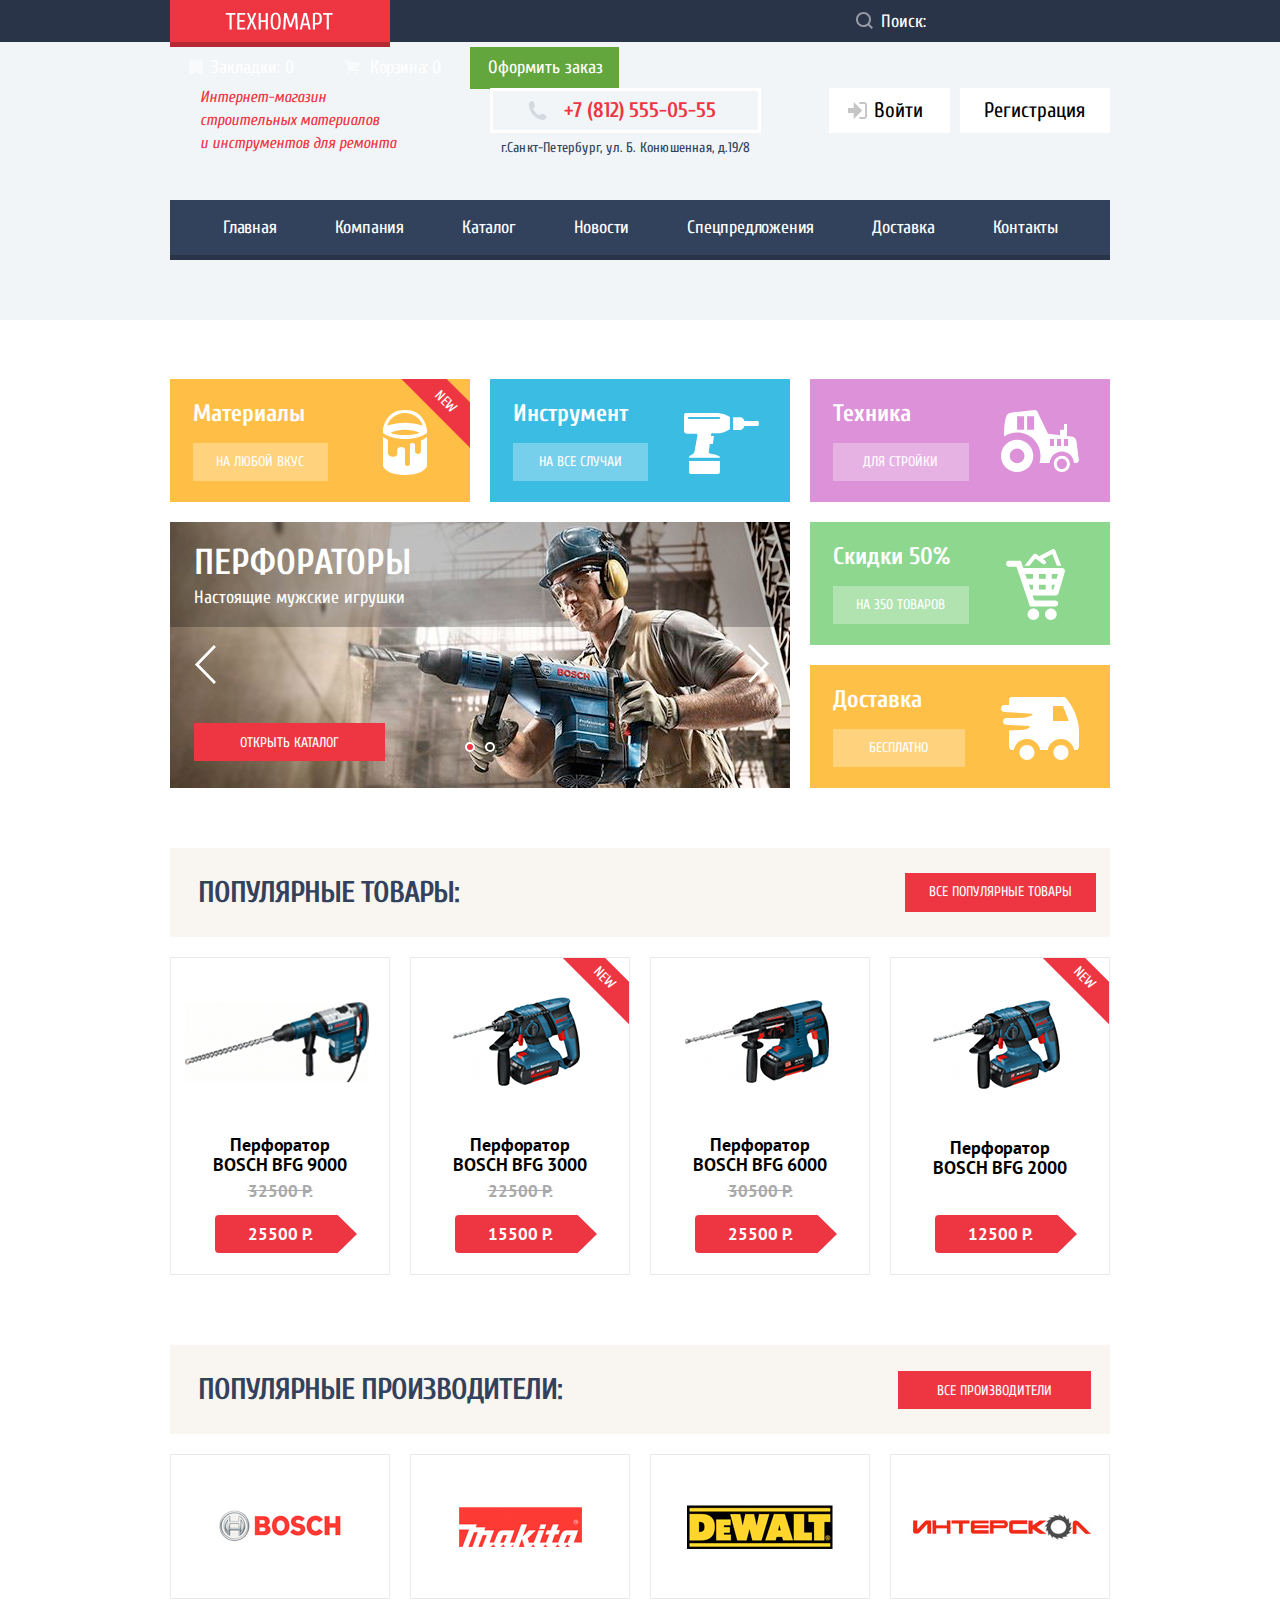
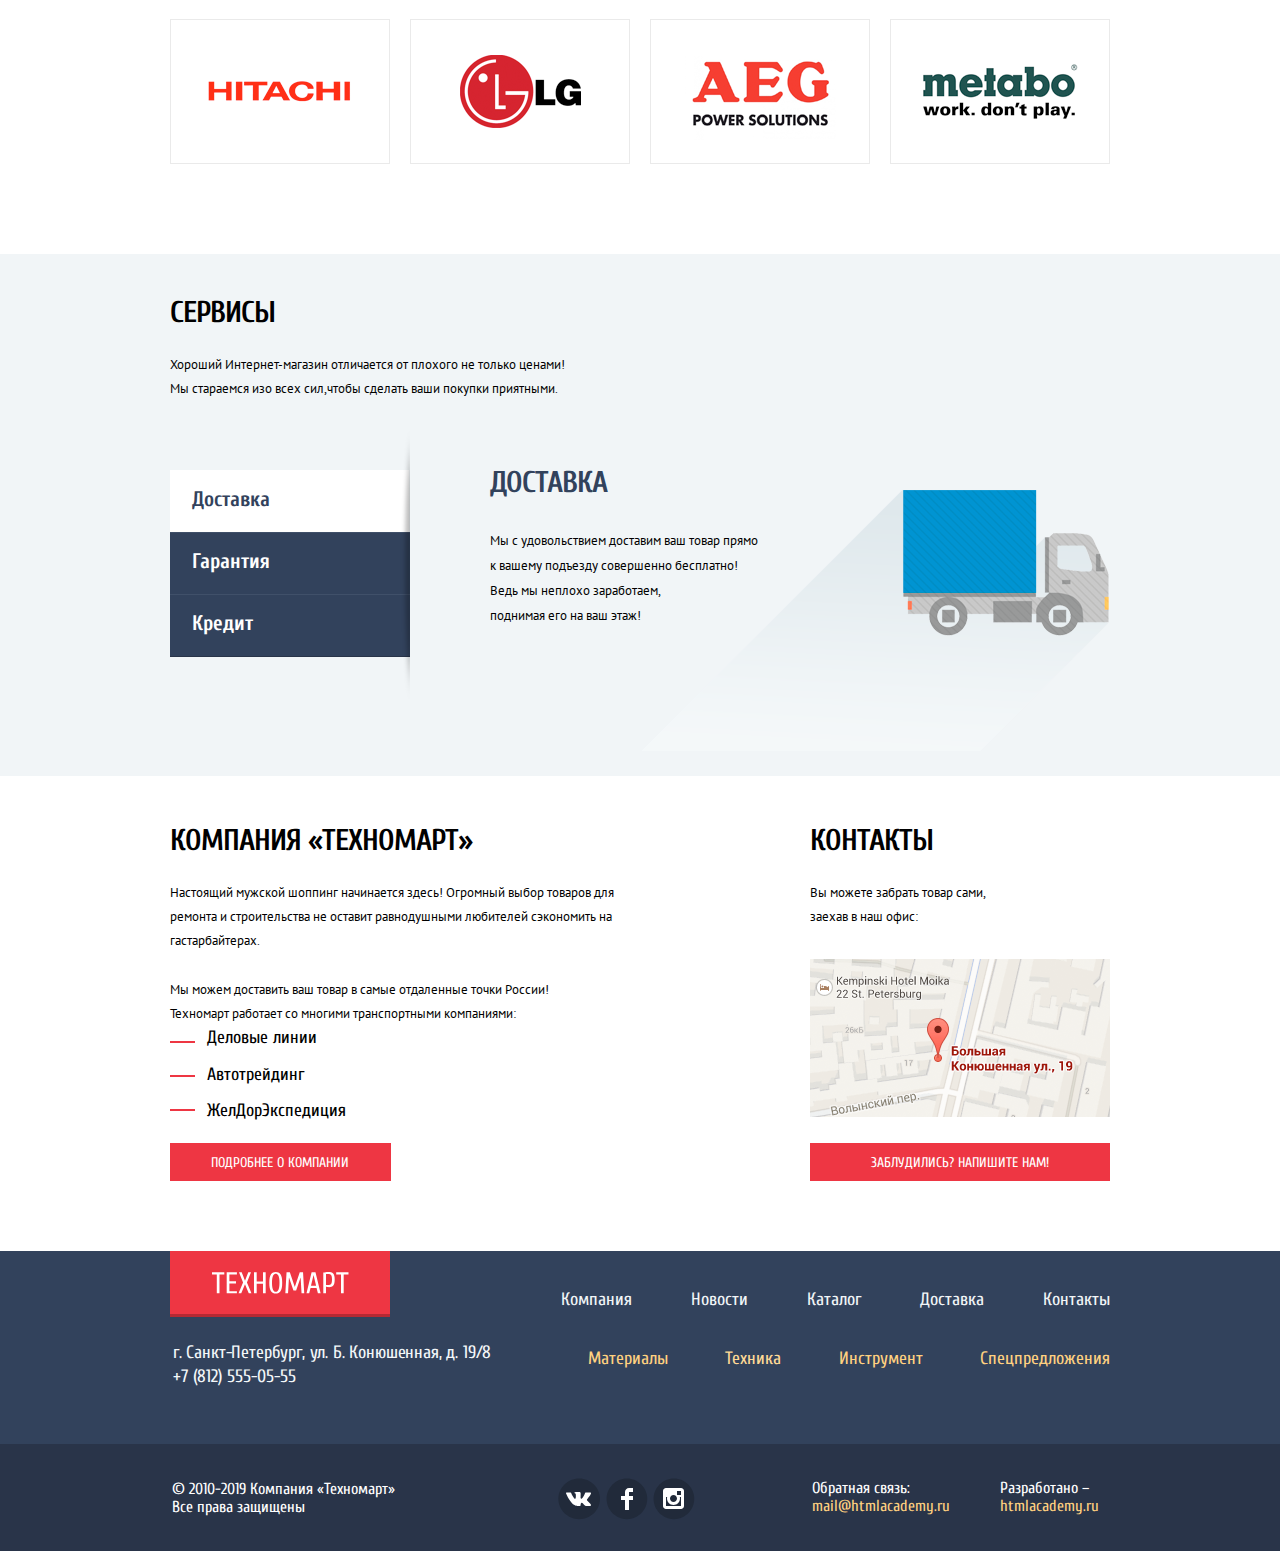
<file: index.html>
<!DOCTYPE html>
  <html class="page" lang="ru">
    <head>
      <meta charset="utf-8">
      <title>Техномарт</title>
      <link rel="stylesheet" href="https://fonts.googleapis.com/css2?family=Cuprum:ital,wght@0,400;0,700;1,400;1,700&family=PT+Sans:wght@400;700&display=swap">
      <link rel="stylesheet" href="css/normalize.css">
      <link rel="stylesheet" href="css/styles.min.css">
    </head>
    <body class="page-body">
      <header class="main-header">
        <div class="main-header-bar">
          <div class="main-header-shopping logged-out container">
            <a class="main-header-logo">
              <img src="img/header-logo.svg" width="108" height="18" alt="Логотип Техномарт">
            </a>
            <form action="https://echo.htmlacademy.ru/" method="post">
              <label for="main-search-field" class="visually-hidden">Поле ввода ключевых слов для поиска</label>
              <div class="main-header-search-field">
                <svg width="17" height="17" viewBox="0 0 17 17" fill="none" xmlns="http://www.w3.org/2000/svg">
                  <path fill-rule="evenodd" clip-rule="evenodd" d="M13.458 12.044L17 15.586L15.586 17L12.044 13.458C10.782 14.421 9.21 15 7.5 15C3.35786 15 0 11.6421 0 7.5C0 3.35786 3.35786 0 7.5 0C11.6421 0 15 3.35786 15 7.5C15.0001 9.14309 14.4581 10.7403 13.458 12.044ZM7.5 2C4.467 2 2 4.467 2 7.5C2.00331 10.5362 4.4638 12.9967 7.5 13C10.532 13 13 10.532 13 7.5C13 4.467 10.532 2 7.5 2Z" fill="white"/>
                </svg>
                <input class="main-search-field-input" type="search" id="main-search-field" name="main-search-field" placeholder="Поиск:">
              </div>
            </form>
            <div class="main-header-option-container">
              <a class="main-header-bookmarks" href="">Закладки: 0</a>
              <a class="main-header-cart" href="">Корзина: 0</a>
              <a class="main-header-order" href="">Оформить заказ</a>
            </div>
          </div>
        </div>

      <div class="container">
        <div class="main-header-info-block">
          <div class="main-header-info-block-annotation">
           <p>Интернет-магазин строительных материалов и&nbsp;инструментов для ремонта</p>
          </div>

          <div class="main-header-info-block-contacts-logged-out">
              <a class="main-header-phone" href="tel:+7812555055">+7 (812) 555-05-55</a>
              <p class="main-header-address">г.Санкт-Петербург, ул. Б. Конюшенная, д.19/8</p>
          </div>

          <div class="main-header-info-block-buttons">
            <a class="login-link" href="">
              <svg aria-hidden="true" focusable="false" width="20" height="17" viewBox="0 0 20 17" fill="none" xmlns="http://www.w3.org/2000/svg">
                <path d="M14.1667 8.5L5.71429 0V6H0V11H5.71429V17L14.1667 8.5Z" fill="#C5C5C5"/>
                <path d="M16.1771 15.01H11.3895V17H16.1771C18.2514 17 19.0381 15.19 19.0619 13.974V3.028C19.0381 1.811 18.2514 0 16.1771 0H11.3895V1.99H16.1771C16.9762 1.99 17.1219 2.671 17.1391 3.047V13.951C17.1229 14.327 16.9762 15.01 16.1771 15.01Z" fill="#C5C5C5"/>
              </svg>
              Войти
            </a>
            <a class="registration-link" href="">Регистрация</a>
          </div>
        </div>

        <nav class="main-navigation">
          <ul class="main-navigation-list">
            <li class="main-navigation-item"><a href="">Главная</a></li>
            <li class="main-navigation-item"><a href="">Компания</a></li>
            <li class="main-navigation-item"><a href="catalog.html">Каталог</a></li>
            <li class="main-navigation-item"><a href="">Новости</a></li>
            <li class="main-navigation-item"><a href="">Спецпредложения</a></li>
            <li class="main-navigation-item"><a href="">Доставка</a></li>
            <li class="main-navigation-item"><a href="">Контакты</a></li>

          </ul>
        </nav>
      </div>
      </header>
      <main class="main-page main-wrapper">
        <div class="container">
          <h1 class="visually-hidden">Техномарт</h1>
          <section class="main-promo">
            <ul class="main-promo-block">
              <li class="promo-block-item promo-block-materials">
                <h3>Материалы</h3>
                <a href="">На любой вкус</a>
              </li>
              <li class="promo-block-item promo-block-tools">
                <h3>Инструмент</h3>
                <a href="" >На все случаи</a>
              </li>
              <li class="promo-block-item promo-block-tech">
                <h3>Техника</h3>
                <a href="">Для стройки</a>
              </li>
              <li class="promo-block-item promo-block-sales">
                <h3>Скидки 50%</h3>
                <a href="">На 350 товаров</a>
              </li>
              <li class="promo-block-item promo-block-delivery">
                <h3>Доставка</h3>
                <a href="">Бесплатно</a>
              </li>
              <li class="promo-block-carousel">
                <ul class="carousel-inner-list">
                  <li class="carousel perf current-slide">
                    <h3>перфораторы</h3>
                    <p>Настоящие мужские игрушки</p>
                    <a class="button" href="catalog.html">Открыть каталог</a>
                  </li>
                  <li class="carousel drill">
                    <h3>дрели</h3>
                    <p>Cоседям на радость!</p>
                    <a class="button" href="catalog.html">Открыть каталог</a>
                  </li>
                </ul>
                <button type="button" aria-label="Пролистнуть слайдер назад" class="carousel-button move-left-button"></button>
                <button type="button" aria-label="Пролистнуть слайдер вперед" class="carousel-button move-right-button"></button>
                <div class="carousel-control">
                  <button type="button" aria-label="Переключить на первый слайдер" class="first-slide current"></button>
                  <button type="button" aria-label="Переключить на второй слайдер" class="second-slide"></button>
                </div>
              </li>
            </ul>
          </section>
          <section class="main-popular-goods">
            <div class="main-popular-goods-container">
              <h2>Популярные товары:</h2>
              <a href="" class="button">Все популярные товары</a>
            </div>
            <ul class="popular-goods-list logged-out">
              <li class="popular-goods-item" tabindex="0">
                <div class="goods-item-image-container">
                  <img src="img/perf-bosch-bfg9000.png" width="184" height="164" alt="Изображение перфоратора BOSCH BFG 9000">
                </div>
                <div class="goods-item-hidden-buttons">
                  <a class="goods-buy-button" aria-label="Добавить Перфоратор BOSCH BFG 9000 в корзину">купить</a>
                  <a class="goods-bookmark-button" aria-label="Добавить Перфоратор BOSCH BFG 9000 в закладки">в закладки</a>
                </div>
                <h3><a class="goods-item-name" href="">Перфоратор BOSCH BFG 9000</a></h3>
                <p class="popular-goods-item-old-price">32500 Р</p>
                <p class="popular-goods-item-new-price">25500 Р</p>
              </li>
              <li class="popular-goods-item new-marker" tabindex="0">
                <div class="goods-item-image-container">
                  <img src="img/perf-bosch-bfg3000.png" width="127" height="112" alt="Изображение перфоратора BOSCH BFG 3000">
                </div>
                <div class="goods-item-hidden-buttons">
                  <a class="goods-buy-button" aria-label="Добавить Перфоратор BOSCH BFG 3000 в корзину">купить</a>
                  <a class="goods-bookmark-button" aria-label="Добавить Перфоратор BOSCH BFG 3000 в закладки">в закладки</a>
                </div>
                <h3><a class="goods-item-name" href="">Перфоратор BOSCH BFG 3000</a></h3>
                <p class="popular-goods-item-old-price">22500 Р</p>
                <p class="popular-goods-item-new-price">15500 Р</p>
              </li>
              <li class="popular-goods-item" tabindex="0">
                <div class="goods-item-image-container">
                  <img src="img/perf-bosch-bfg6000.png" width="144" height="128" alt="Изображение перфоратора BOSCH BFG 6000">
                </div>
                <div class="goods-item-hidden-buttons">
                  <a class="goods-buy-button" aria-label="Добавить Перфоратор BOSCH BFG 6000 в корзину">купить</a>
                  <a class="goods-bookmark-button" aria-label="Добавить Перфоратор BOSCH BFG 6000 в закладки">в закладки</a>
                </div>
                <h3><a class="goods-item-name" href="">Перфоратор BOSCH BFG 6000</a></h3>
                <p class="popular-goods-item-old-price">30500 Р</p>
                <p class="popular-goods-item-new-price">25500 Р</p>
              </li>
              <li class="popular-goods-item new-marker" tabindex="0">
                <div class="goods-item-image-container">
                  <img src="img/perf-bosch-bfg2000.png" width="127" height="112" alt="Изображение перфоратора BOSCH BFG 2000">
                </div>
                <div class="goods-item-hidden-buttons">
                  <a class="goods-buy-button" aria-label="Добавить Перфоратор BOSCH BFG 2000 в корзину">купить</a>
                  <a class="goods-bookmark-button" aria-label="Добавить Перфоратор BOSCH BFG 2000 в закладки">в закладки</a>
                </div>
                <h3><a class="goods-item-name" href="">Перфоратор BOSCH BFG 2000</a></h3>
                <p class="popular-goods-item-new-price">12500 Р</p>
              </li>
            </ul>
          </section>
          <section class="main-popular-manufacturer">
            <div class="main-popular-manufacturer-container">
              <h2>Популярные производители:</h2>
              <a class="button" href="">Все производители</a>
            </div>
            <ul class="popular-manufacturer-list">
              <li class="popular-manufacturer-item">
                <a class="manufacturer-link" href="">
                  <img src="img/bosch.png" width="126" height="37" alt="Логотип BOSCH">
                </a>
              </li>
              <li class="popular-manufacturer-item">
                <a class="manufacturer-link" href="">
                  <img src="img/makita.png" width="123" height="40" alt="Логотип Makita">
                </a>
              </li>
              <li class="popular-manufacturer-item">
                <a class="manufacturer-link" href="">
                  <img src="img/dewalt.png" width="146" height="44" alt="Логотип DeWALT">
                </a>
              </li>
              <li class="popular-manufacturer-item">
                <a class="manufacturer-link" href="">
                  <img src="img/interscol.png" width="200" height="76" alt="Логотип Интерскол">
                </a>
              </li>
              <li class="popular-manufacturer-item">
                <a class="manufacturer-link" href="">
                  <img src="img/hitachi.png" width="169" height="31" alt="Логотип Hitachi">
                </a>
              </li>
              <li class="popular-manufacturer-item">
                <a class="manufacturer-link" href="">
                  <img src="img/lg.png" width="121" height="73" alt="Логотип LG">
                </a>
              </li>
              <li class="popular-manufacturer-item">
                <a class="manufacturer-link" href="">
                  <img src="img/aeg.png" width="151" height="96" alt="Логотип AEG">
                </a>
              </li>
              <li class="popular-manufacturer-item">
                <a class="manufacturer-link" href="">
                  <img src="img/metabo.png" width="204" height="69" alt="Логотип Metabo">
                </a>
              </li>
            </ul>
          </section>
        </div>
        <section class="main-services">
          <div class="container">
            <div class="main-services-container">
              <h2>Сервисы</h2>
              <p>Хороший Интернет-магазин отличается от плохого не только ценами!</p>
              <p>Мы стараемся изо всех сил,чтобы сделать ваши покупки приятными.</p>
            </div>
            <div class="service-list-description-wrapper">
              <ul class="services-list">
                <li class="services-list-item selected-service">
                  <button class="delivery-link">Доставка</button>
                </li>
                <li class="services-list-item">
                  <button class="guarantee-link">Гарантия</button>
                </li>
                <li class="services-list-item">
                  <button class="credit-link">Кредит</button>
                </li>
              </ul>
              <div class="service-description delivery current-slide">
                <h3>Доставка</h3>
                <div class="description-container">
                  <p>
                    Мы с удовольствием доставим ваш товар прямо к&nbsp;вашему подъезду совершенно бесплатно!
                    Ведь&nbsp;мы&nbsp;неплохо заработаем, поднимая&nbsp;его&nbsp;на&nbsp;ваш&nbsp;этаж!
                  </p>
                </div>
              </div>
              <div class="service-description guarantee">
                <h3>Гарантия</h3>
                <div class="description-container">
                  <p>
                    Если купленный у нас товар поломается или заискрит, а&nbsp;также в случае пожара, спровоцированного его возгоранием,  вы всегда можете быть уверены в нашей гарантии. Мы обменяем сгоревший товар на новый. Дом&nbsp;уж восстановите как-нибудь сами.
                  </p>
                </div>
              </div>
              <div class="service-description credit">
                <h3>Кредит</h3>
                <div class="description-container">
                  <p>Залезть в долговую яму стало проще! Кредитные&nbsp;консультанты придут вам на помощь.</p>
                  <a class="button credit-button">отправить заявку</a>
                </div>
              </div>
            </div>
          </div>
        </section>
        <div class="about-us-and-contacts-container container">
          <section class="main-about-us">
            <h2>Компания «Техномарт»</h2>
            <div class="about-us-text-container">
              <p>
                Настоящий мужской шоппинг начинается здесь! Огромный выбор товаров для ремонта и строительства
                не оставит равнодушными любителей сэкономить на гастарбайтерах.
              </p>
              <p>
                Мы можем доставить ваш товар в самые отдаленные точки России! Техномарт&nbsp;работает со многими
                транспортными компаниями:
              </p>
            </div>
            <ul class="delivery-companies-list">
              <li class="delivery-company-item">
                <p>Деловые линии</p>
              </li>
              <li class="delivery-company-item">
                <p>Автотрейдинг</p>
              </li>
              <li class="delivery-company-item">
                <p>ЖелДорЭкспедиция</p>
              </li>
            </ul>
            <a class="button" href="#">Подробнее о компании</a>
          </section>
          <section class="contacts">
            <h2>Контакты</h2>
            <p>Вы можете забрать товар сами, заехав в наш офис:</p>
            <a class="map-button" href="https://goo.gl/maps/vic1PyCEXSrVnjLM7">
              <img src="img/map.png" width="300" height="158" alt="Карта указывающая на месторасположение офиса по адресу ул. Большая Конюшенная, д.19">
            </a>
            <a class="button" href="writeus.html">
              Заблудились?&nbsp;Напишите&nbsp;нам!
            </a>
          </section>
        </div>
      </main>

      <footer class="page-footer">
        <div class="main-footer-first-wrapper container">
          <div class="main-footer-contacts">
            <a class="main-footer-logo" href="">
              <img src="img/footer-logo.svg" width="138" height="23" alt="Логотип Техномарт">
            </a>
            <div class="main-footer-contacts-container">
              <p>г. Санкт-Петербург, ул. Б. Конюшенная,&nbsp;д. 19/8 <a class="contacts-phone" href="tel:+7812555055">+7 (812) 555-05-55</a></p>
            </div>
          </div>
          <div class="main-footer-navigation">
            <ul class="footer-navigation-list">
              <li class="footer-navigation-item">
                <a href="">Компания</a>
              </li>
              <li class="footer-navigation-item">
                <a href="">Новости</a>
              </li>
              <li class="footer-navigation-item">
                <a href="catalog.html">Каталог</a>
              </li>
              <li class="footer-navigation-item">
                <a href="">Доставка</a>
              </li>
              <li class="footer-navigation-item">
                <a href="">Контакты</a>
              </li>
            </ul>
            <ul class="footer-goods-categories-list">
              <li class="footer-goods-category-item">
                <a href="">Материалы</a>
              </li>
              <li class="footer-goods-category-item">
                <a class="footer-tech-link" href="">Техника</a>
              </li>
              <li class="footer-goods-category-item">
                <a href="">Инструмент</a>
              </li>
              <li class="footer-goods-category-item">
                <a href="">Спецпредложения</a>
              </li>
            </ul>
          </div>
        </div>
        <div class="main-footer">
          <div class="main-footer-second-wrapper container">
            <div class="main-footer-copyright">
              <p>&copy; 2010-2019 Компания «Техномарт» Все&nbsp;права&nbsp;защищены</p>
            </div>
            <div class="main-footer-social">
              <ul class="social-list">
                <li class="social-list-item">
                  <a class="soc-vk" href="">
                    <svg role="img" aria-label="Логотип ВКонтакте" width="42" height="42" viewBox="0 0 42 42" fill="none" xmlns="http://www.w3.org/2000/svg">
                      <path fill-rule="evenodd" clip-rule="evenodd" d="M21.1627 0.4839C32.6533 0.4839 41.9683 9.58728 41.9683 20.8169C41.9683 32.0461 32.6533 41.1494 21.1627 41.1494C9.67211 41.1494 0.357136 32.0461 0.357136 20.8169C0.357136 9.58728 9.67211 0.4839 21.1627 0.4839Z" fill="#212A3A"/>
                      <path d="M23.5403 24.7281C24.4609 24.4384 25.6396 26.6406 26.8943 27.4834C27.8361 28.1219 28.5573 27.9841 28.5573 27.9841L31.9017 27.9372C31.9017 27.9372 33.6495 27.8322 32.8233 26.4803C32.7549 26.3678 32.3389 25.4781 30.334 23.6472C28.2376 21.7319 28.5217 22.0422 31.0456 18.7309C32.5835 16.7125 33.1988 15.4797 33.0062 14.9547C32.8213 14.4494 31.6918 14.5806 31.6918 14.5806L27.9237 14.6059C27.5568 14.6069 27.2458 14.7175 27.1042 15.0887C27.1013 15.0925 26.5062 16.6506 25.7127 17.9753C24.0362 20.7775 23.367 20.9266 23.0896 20.7512C22.4531 20.3453 22.6139 19.1228 22.6139 18.2537C22.6139 15.5378 23.0299 14.4053 21.7993 14.1128C21.3881 14.0153 21.0876 13.9516 20.039 13.9422C18.6985 13.9225 17.5603 13.9422 16.9151 14.2506C16.4866 14.4597 16.1582 14.9181 16.3576 14.9444C16.6079 14.9772 17.1693 15.0944 17.4698 15.4937C17.8559 16.0112 17.8444 17.1709 17.8444 17.1709C17.8444 17.1709 18.0649 20.3687 17.3244 20.7653C16.8159 21.0372 16.1207 20.4822 14.6252 17.9378C13.8616 16.6366 13.2847 15.1984 13.2847 15.1984C13.2847 15.1984 13.173 14.9312 12.9708 14.785C12.7301 14.6116 12.393 14.5562 12.393 14.5562L8.81659 14.5787C8.81659 14.5787 8.27926 14.5937 8.08185 14.8244C7.90659 15.0287 8.06741 15.4506 8.06741 15.4506C8.06741 15.4506 10.8687 21.9016 14.0407 25.1509C16.9488 28.1341 20.2537 27.9362 20.2537 27.9362H21.7511C21.7511 27.9362 22.2027 27.8856 22.4339 27.6437C22.6496 27.4187 22.6399 26.9959 22.6399 26.9959C22.6399 26.9959 22.6101 25.0187 23.5403 24.7281Z" fill="white"/>
                    </svg>
                  </a>
                </li>
                <li class="social-list-item">
                  <a class="soc-fb" href="">
                    <svg role="img" aria-label="Логотип ВКонтакте" width="42" height="42" viewBox="0 0 42 42" fill="none" xmlns="http://www.w3.org/2000/svg">
                      <path fill-rule="evenodd" clip-rule="evenodd" d="M20.8938 0.4839C32.1232 0.4839 41.2265 9.58728 41.2265 20.8169C41.2265 32.0461 32.1232 41.1494 20.8938 41.1494C9.66428 41.1494 0.561076 32.0461 0.561076 20.8169C0.561076 9.58728 9.66428 0.4839 20.8938 0.4839Z" fill="#212A3A"/>
                      <path d="M27 14V10H23C20.7909 10 19 11.7909 19 14V18H15V22H19V32H23V22H27V18H23V14H27Z" fill="white"/>
                    </svg>
                  </a>
                </li>
                <li class="social-list-item">
                  <a class="soc-inst" href="">
                    <svg role="img" aria-label="Логотип ВКонтакте" width="42" height="42" viewBox="0 0 42 42" fill="none" xmlns="http://www.w3.org/2000/svg">
                      <path fill-rule="evenodd" clip-rule="evenodd" d="M20.8938 0.4839C32.1233 0.4839 41.2265 9.58728 41.2265 20.8169C41.2265 32.0461 32.1233 41.1494 20.8938 41.1494C9.66432 41.1494 0.56112 32.0461 0.56112 20.8169C0.56112 9.58728 9.66432 0.4839 20.8938 0.4839Z" fill="#212A3A"/>
                      <path fill-rule="evenodd" clip-rule="evenodd" d="M13 10H28C29.65 10 31 11.35 31 13V28C31 29.65 29.65 31 28 31H13C11.35 31 10 29.65 10 28V13C10 11.35 11.35 10 13 10ZM24 20.5C24 18.57 22.43 17 20.5 17C18.57 17 17 18.57 17 20.5C17 22.43 18.57 24 20.5 24C22.43 24 24 22.43 24 20.5ZM13 28V19H14.181C14.0626 19.4913 14.0019 19.9947 14 20.5C14 24.0899 16.9101 27 20.5 27C24.0899 27 27 24.0899 27 20.5C26.9986 19.9946 26.9379 19.4912 26.819 19H28V28H13ZM24 17H28V13H24V17Z" fill="white"/>
                    </svg>
                  </a>
                </li>
              </ul>
            </div>
            <div class="main-footer-feedback">
              <p>Обратная связь:<br><a class="footer-feedback-mail" href="mailto:mail@htmlacademy.ru">mail@htmlacademy.ru</a></p>
              <p>Разработано &ndash;<br><a class="footer-devs-site" href="https://htmlacademy.ru/intensive/htmlcss">htmlacademy.ru</a></p>
            </div>
          </div>
        </div>
      </footer>

      <section class="modal modal-map">
        <h2 class="visually-hidden">Месторасположение нашего офиса</h2>
        <iframe src="https://www.google.com/maps/embed?pb=!1m18!1m12!1m3!1d1998.5989424123984!2d30.320894616100702!3d59.93879686904791!2m3!1f0!2f0!3f0!3m2!1i1024!2i768!4f13.1!3m3!1m2!1s0x4696310fca5ba729%3A0xea9c53d4493c879f!2z0JHQvtC70YzRiNCw0Y8g0JrQvtC90Y7RiNC10L3QvdCw0Y8g0YPQuy4sIDE5LCDQodCw0L3QutGCLdCf0LXRgtC10YDQsdGD0YDQsywgMTkxMTg2!5e0!3m2!1sru!2sru!4v1603785082053!5m2!1sru!2sru" width="943" height="442" style="border:0;" allowfullscreen aria-hidden="false" tabindex="0" title="Офис компании по адресу г. Санкт-Петербург, ул. Большая Конюшенная 19/8"></iframe>
        <button type="button" class="close-modal" aria-label="Закрыть карту"></button>
      </section>

      <section class="modal modal-contact-us">
        <h2 class="visually-hidden">Обратная связь</h2>
        <div class="modal-container">
          <form class="modal-form" action="https://echo.htmlacademy.ru/" method="post">
            <label class="first-form-label" for="modal-contact-us-user-name">Ваше имя:</label>
            <input class="first-form-input" type="text" id="modal-contact-us-user-name" name="name" placeholder="Имя Фамилия">
            <label class="second-form-label" for="modal-contact-us-user-email">Ваш e-mail:</label>
            <input class="second-form-input" type="email" id="modal-contact-us-user-email" name="email" placeholder="email@example.com" >
            <label class="third-form-label" for="modal-contact-us-letter-text">Текст письма:</label>
            <textarea class="third-form-input" id="modal-contact-us-letter-text" name="text" placeholder="В свободной форме" ></textarea>
            <div class="modal-background">
              <button type="submit" class="modal-button modal-button-send">отправить</button>
            </div>
          </form>
        </div>
        <button type="button" class="close-modal" aria-label="Закрыть окно с отправкой сообщения"></button>
      </section>

      <script src="js/main.script.min.js"></script>
    </body>
  </html>
</file>
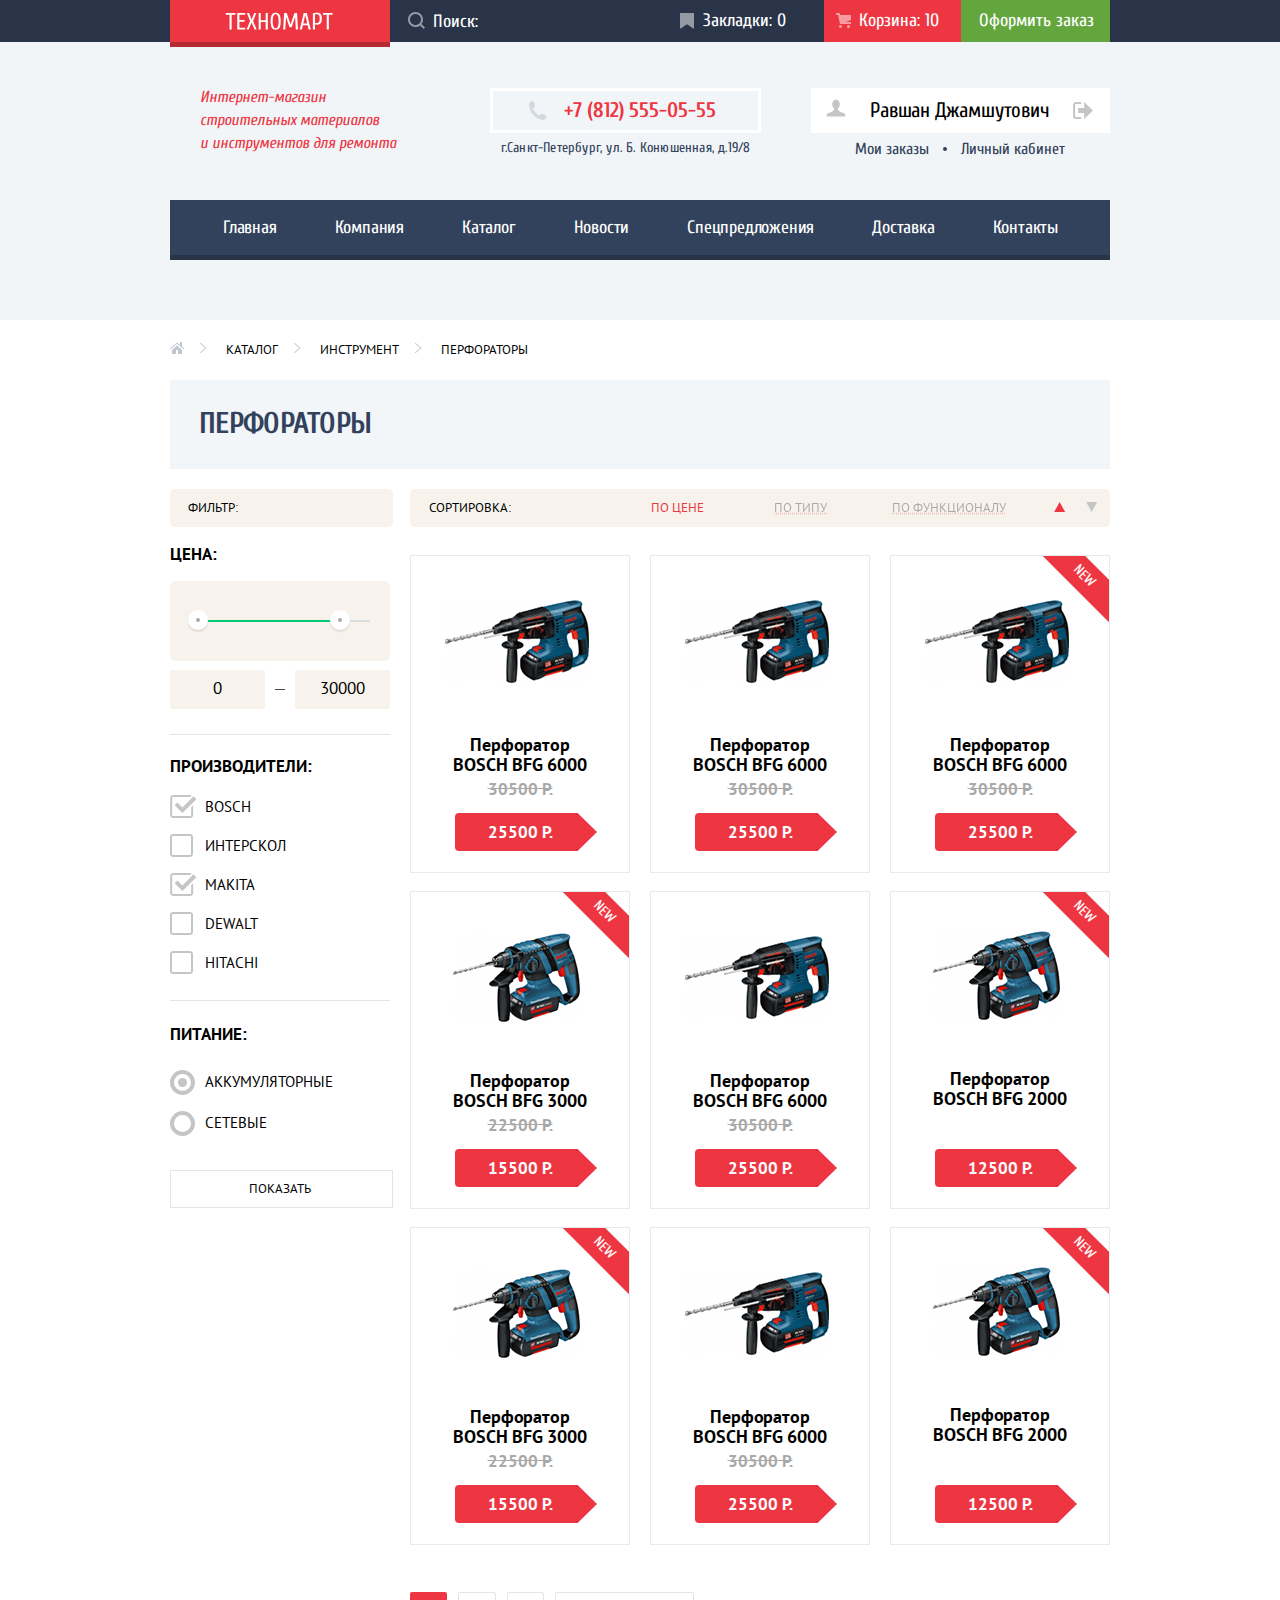
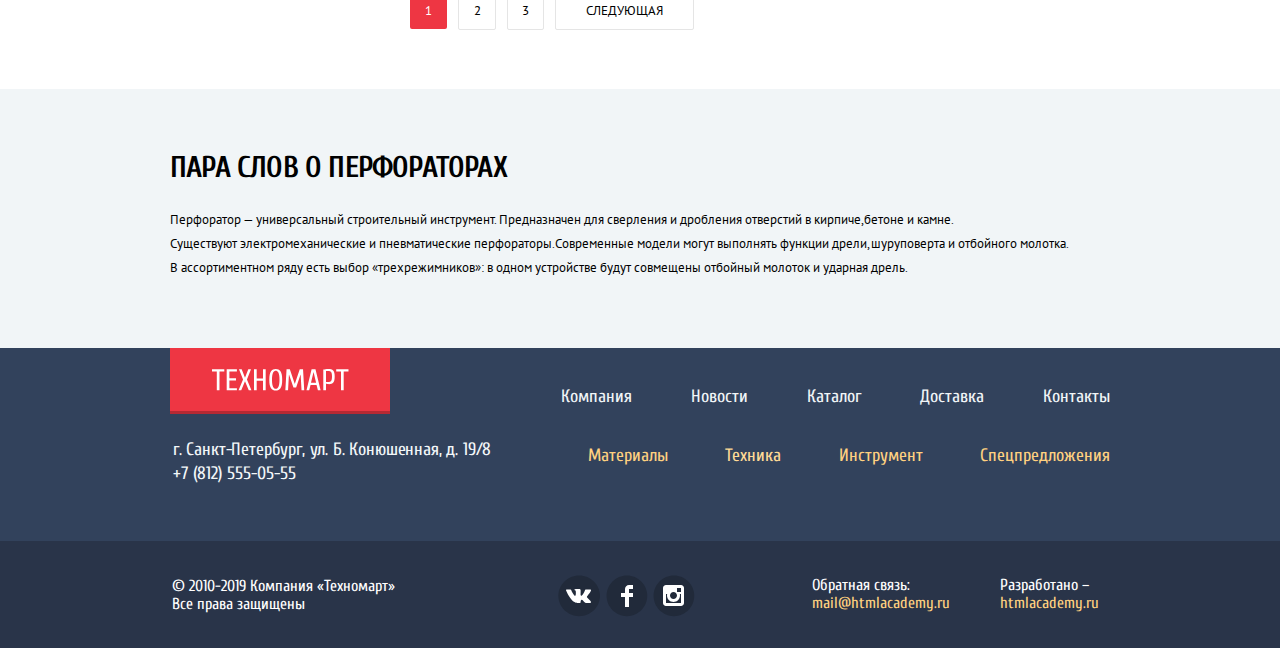
<file: catalog.html>
<!DOCTYPE html>
  <html class="page" lang="ru">
    <head>
      <meta charset="utf-8">
      <title>Техномарт</title>
      <link rel="stylesheet" href="https://fonts.googleapis.com/css2?family=Cuprum:ital,wght@0,400;0,700;1,400;1,700&family=PT+Sans:wght@400;700&display=swap">
      <link rel="stylesheet" href="css/normalize.css">
      <link rel="stylesheet" href="css/styles.min.css">
    </head>

    <body class="page-body">
      <header class="main-header-inner">
        <div class="main-header-bar">
          <div class="main-header-shopping container">
            <a class="main-header-logo" href="index.html">
              <img src="img/header-logo.svg" width="108" height="18" alt="Логотип Техномарт">
            </a>
            <form action="https://echo.htmlacademy.ru/" method="post">
              <label for="main-search-field" class="visually-hidden">Поле ввода ключевых слов для поиска</label>
              <div class="main-header-search-field">
                <svg width="17" height="17" viewBox="0 0 17 17" fill="none" xmlns="http://www.w3.org/2000/svg">
                  <path fill-rule="evenodd" clip-rule="evenodd" d="M13.458 12.044L17 15.586L15.586 17L12.044 13.458C10.782 14.421 9.21 15 7.5 15C3.35786 15 0 11.6421 0 7.5C0 3.35786 3.35786 0 7.5 0C11.6421 0 15 3.35786 15 7.5C15.0001 9.14309 14.4581 10.7403 13.458 12.044ZM7.5 2C4.467 2 2 4.467 2 7.5C2.00331 10.5362 4.4638 12.9967 7.5 13C10.532 13 13 10.532 13 7.5C13 4.467 10.532 2 7.5 2Z" fill="white"/>
                </svg>
                <input class="main-search-field-input" type="search" id="main-search-field" name="main-search-field" placeholder="Поиск:">
              </div>
            </form>
            <div class="main-header-option-container">
              <a class="main-header-bookmarks" href="">Закладки: 0</a>
              <a class="main-header-cart cart-filled" href="">Корзина: 10</a>
              <a class="main-header-order" href="">Оформить заказ</a>
            </div>
          </div>
        </div>
        <div class="container">
          <div class="main-header-info-block">
            <div class="main-header-info-block-annotation">
            <p>Интернет-магазин строительных материалов и&nbsp;инструментов для ремонта</p>
            </div>
            <div class="main-header-info-block-contacts">
              <a class="main-header-phone" href="tel:+7812555055">+7 (812) 555-05-55</a>
              <p class="main-header-address">г.Санкт-Петербург, ул. Б. Конюшенная, д.19/8</p>
            </div>
            <div class="main-header-user-block">
              <div class="main-header-user-area">
                <a class="main-header-user-name" href="">
                  <svg aria-hidden="true" focusable="false" width="20" height="18" viewBox="0 0 20 19" fill="none" xmlns="http://www.w3.org/2000/svg">
                    <path d="M17.881 14.666C15.737 13.931 13.625 13 12.674 12.276C12.017 11.775 11.904 10.658 12.157 9.861C13.275 8.958 14.021 7.384 14.021 5.583C14.021 2.776 12.221 0.5 10 0.5C7.77902 0.5 5.97901 2.776 5.97901 5.583C5.97901 7.384 6.72501 8.957 7.84201 9.86C8.09501 10.658 7.98302 11.775 7.32502 12.276C6.37502 13 4.26201 13.93 2.11801 14.666C-0.0259852 15.402 1.48343e-05 18.5 1.48343e-05 18.5H20C20 18.5 20.025 15.401 17.881 14.666Z" fill="#C5C5C5"/>
                  </svg>
                  Равшан Джамшутович
                </a>
                <a class="main-header-user-logout-link" href="">
                  <svg role="img" aria-label="Иконка выхода из профиля" width="20" height="17" viewBox="0 0 20 17" fill="none" xmlns="http://www.w3.org/2000/svg">
                    <path d="M20 8.5L11.125 0V6H5.125V11H11.125V17L20 8.5Z" fill="#C5C5C5"/>
                    <path d="M2.10591 13.952V3.048C2.12391 2.672 2.27691 1.991 3.11591 1.991H8.14291V0H3.11591C0.937914 0 0.111914 1.81 0.0869141 3.027V13.973C0.111914 15.189 0.937914 17 3.11591 17H8.14291V15.01H3.11591C2.27691 15.01 2.12391 14.327 2.10591 13.952Z" fill="#C5C5C5"/>
                  </svg>
                </a>
              </div>
              <div class="main-header-user-navigation">
                <a class="main-header-user-orders" href="">Мои&nbsp;заказы</a>
                <a class="main-header-user-profile" href="">Личный&nbsp;кабинет</a>
              </div>
            </div>
          </div>
          <nav class="main-navigation">
            <ul class="main-navigation-list">
              <li class="main-navigation-item"><a href="index.html">Главная</a></li>
              <li class="main-navigation-item"><a href="">Компания</a></li>
              <li class="main-navigation-item"><a href="catalog.html">Каталог</a></li>
              <li class="main-navigation-item"><a href="">Новости</a></li>
              <li class="main-navigation-item"><a href="">Спецпредложения</a></li>
              <li class="main-navigation-item"><a href="">Доставка</a></li>
              <li class="main-navigation-item"><a href="">Контакты</a></li>
            </ul>
          </nav>
        </div>
      </header>

      <main class="main-inner-container">
        <section class="main-catalog-categories container">
          <ul class="main-catalog-categories-list">
            <li class="main-catalog-categories-item">
              <a href="">
                <svg role="img" aria-label="Иконка возврата на главную страницу" width="14" height="12" viewBox="0 0 14 12" fill="none" xmlns="http://www.w3.org/2000/svg">
                  <path d="M2 7.99999V12H6V7.99999H8V12H12V7.99999L7 3.51599L2 7.99999Z" fill="#C1C6CE"/>
                  <path d="M13.831 6.365L12 4.751V0H9.99998V2.987L7.33198 0.635C7.31198 0.618 7.28898 0.612 7.26798 0.598C7.24294 0.579705 7.21614 0.56396 7.18798 0.551C7.15708 0.540195 7.12529 0.532163 7.09298 0.527C7.06198 0.521 7.03198 0.515 6.99998 0.515C6.96898 0.515 6.93898 0.521 6.90798 0.527C6.87551 0.531919 6.84366 0.5403 6.81298 0.552C6.78498 0.563 6.75998 0.581 6.73298 0.598C6.71198 0.612 6.68798 0.618 6.66898 0.635L0.170976 6.365C0.0162401 6.50291 -0.0375953 6.72187 0.0355474 6.9158C0.10869 7.10974 0.293707 7.23862 0.500976 7.24C0.622907 7.24035 0.740711 7.19586 0.831976 7.115L6.99998 1.677L13.169 7.115C13.3778 7.27913 13.6784 7.25178 13.8542 7.05265C14.0299 6.85352 14.0198 6.55183 13.831 6.365Z" fill="#C1C6CE"/>
                </svg>
              </a>
            </li>
            <li class="main-catalog-categories-item"><a href="">Каталог</a></li>
            <li class="main-catalog-categories-item"><a href="">Инструмент</a></li>
            <li class="main-catalog-categories-item"><a href="">Перфораторы</a></li>
          </ul>
          <div class="main-inner-catalog-header-container">
            <h1>Перфораторы</h1>
          </div>
        </section>

        <div class="main-inner-content container">
          <section class="main-filters">
            <div class="main-filters-container">
              <h3 class="main-filters-header">фильтр:</h3>
              <form method="get" action="https://echo.htmlacademy.ru">
                <fieldset class="filter-item first-line">
                  <legend>цена:</legend>
                  <div class="range-filter">
                    <div class="range-controls">
                      <div class="scale">
                        <div class="bar"></div>
                      </div>
                      <div class="toggle toggle-min" tabindex="0" aria-label="Ползунок минимальной цены"></div>
                      <div class="toggle toggle-max" tabindex="0" aria-label="Ползунок максимальной цены"></div>
                    </div>
                    <div class="price-controls">
                      <input type="number" name="min-price" value="0" min="0" aria-label="Поле с минимальной ценой">
                      <input type="number" name="max-price" value="30000" max="30000" aria-label="Поле с максимальной ценой">
                    </div>
                  </div>
                </fieldset>
                <fieldset class="filter-item second-line">
                  <legend>Производители:</legend>
                  <ul class="filter-by-manufacturer-list">
                    <li class="filter-by-manufacturer-item filter-checkbox filter-option">
                      <input class="visually-hidden filter-input-checkbox filter-input" type="checkbox" name="bosch" id="filter-bosch" checked>
                      <label for="filter-bosch">bosch</label>
                    </li>
                    <li class="filter-by-manufacturer-item filter-checkbox filter-option">
                      <input class="visually-hidden filter-input-checkbox filter-input" type="checkbox" name="interscol" id="filter-interscol">
                      <label for="filter-interscol" >интерскол</label>
                    </li>
                    <li class="filter-by-manufacturer-item filter-checkbox filter-option">
                      <input class="visually-hidden filter-input-checkbox filter-input" type="checkbox" name="makita" id="filter-makita" checked>
                      <label for="filter-makita">makita</label>
                    </li>
                    <li class="filter-by-manufacturer-item filter-checkbox filter-option">
                      <input class="visually-hidden filter-input-checkbox filter-input" type="checkbox" name="dewalt" id="filter-dewalt">
                      <label for="filter-dewalt">dewalt</label>
                    </li>
                    <li class="filter-by-manufacturer-item filter-checkbox filter-option">
                      <input class="visually-hidden filter-input-checkbox filter-input" type="checkbox" name="hitachi" id="filter-hitachi">
                      <label for="filter-hitachi">hitachi</label>
                    </li>
                  </ul>
                </fieldset>
                <fieldset class="filter-item">
                  <legend>питание:</legend>
                  <ul class="filter-by-power-supply-list">
                    <li class="filter-by-power-supply-item filter-radio filter-option">
                      <input class="visually-hidden filter-input-radio filter-input" type="radio" value="power-supply-battery" name="power-supply" id="filter-battery" checked>
                      <label for="filter-battery">аккумуляторные</label>
                    </li>
                    <li class="filter-by-power-supply-item filter-radio filter-option">
                      <input class="visually-hidden filter-input-radio filter-input" type="radio" value="power-supply-power-grid" name="power-supply" id="filter-power-grid">
                      <label for="filter-power-grid">сетевые</label>
                    </li>
                  </ul>
                </fieldset>
                <button type="submit" class="button-result">показать</button>
              </form>
            </div>
          </section>

          <section class="main-sorting">
            <div class="main-sorting-container">
              <h3>Сортировка:</h3>
              <ul class="sorting-settings-list">
                <li class="sorting-settings-item"><a class="sort-by-price selected-sorting" href="">По&nbsp;цене</a></li>
                <li class="sorting-settings-item"><a class="sort-by-type" href="">По&nbsp;типу</a></li>
                <li class="sorting-settings-item"><a class="sort-by-functional" href="">По&nbsp;функционалу</a></li>
              </ul>
              <ul class="main-sorting-asc-dsc-list">
                <li class="sorting-settings-item">
                  <a class="sort-by-ascending selected-sort-type" href="">
                    <svg role="img" aria-label="Иконка сортировки по возрастанию" width="12" height="10" viewBox="0 0 12 10" fill="none" xmlns="http://www.w3.org/2000/svg">
                      <path d="M5.66241 0L11.1624 10L0.162415 10" fill="#C5C5C5"/>
                    </svg>
                  </a>
                </li>
                <li class="sorting-settings-item">
                  <a class="sort-by-descending" href="">
                    <svg role="img" aria-label="Иконка сортировки по убыванию" width="12" height="10" viewBox="0 0 12 10" fill="none" xmlns="http://www.w3.org/2000/svg">
                      <path d="M5.66241 10L0.162415 0H11.1624" fill="#C5C5C5"/>
                    </svg>
                  </a>
                </li>
              </ul>
            </div>
          </section>

          <section class="inner-main-goods">
            <ul class="inner-main-goods-list">
              <li class="popular-goods-item" tabindex="0">
                <div class="goods-item-image-container">
                  <img src="img/perf-bosch-bfg6000.png" width="144" height="128" alt="Изображение перфоратора BOSCH BFG 6000">
                </div>
                <div class="goods-item-hidden-buttons">
                  <a class="goods-buy-button" aria-label="Добавить Перфоратор BOSCH BFG 6000 в корзину">купить</a>
                  <a class="goods-bookmark-button" aria-label="Добавить Перфоратор BOSCH BFG 6000 в закладки">в закладки</a>
                </div>
                <h3><a class="goods-item-name" href="">Перфоратор BOSCH BFG 6000</a></h3>
                <p class="popular-goods-item-old-price">30500 Р</p>
                <p class="popular-goods-item-new-price">25500 Р</p>
              </li>
              <li class="popular-goods-item" tabindex="0">
                <div class="goods-item-image-container">
                  <img src="img/perf-bosch-bfg6000.png" width="144" height="128" alt="Изображение перфоратора BOSCH BFG 6000">
                </div>
                <div class="goods-item-hidden-buttons">
                  <a class="goods-buy-button" aria-label="Добавить Перфоратор BOSCH BFG 6000 в корзину">купить</a>
                  <a class="goods-bookmark-button" aria-label="Добавить Перфоратор BOSCH BFG 6000 в закладки">в закладки</a>
                </div>
                <h3><a class="goods-item-name" href="">Перфоратор BOSCH BFG 6000</a></h3>
                <p class="popular-goods-item-old-price">30500 Р</p>
                <p class="popular-goods-item-new-price">25500 Р</p>
              </li>
              <li class="popular-goods-item new-marker" tabindex="0">
                <div class="goods-item-image-container">
                  <img src="img/perf-bosch-bfg6000.png" width="144" height="128" alt="Изображение перфоратора BOSCH BFG 6000">
                </div>
                <div class="goods-item-hidden-buttons">
                  <a class="goods-buy-button" aria-label="Добавить Перфоратор BOSCH BFG 6000 в корзину">купить</a>
                  <a class="goods-bookmark-button" aria-label="Добавить Перфоратор BOSCH BFG 6000 в закладки">в закладки</a>
                </div>
                <h3><a class="goods-item-name" href="">Перфоратор BOSCH BFG 6000</a></h3>
                <p class="popular-goods-item-old-price">30500 Р</p>
                <p class="popular-goods-item-new-price">25500 Р</p>
              </li>
              <li class="popular-goods-item new-marker" tabindex="0">
                <div class="goods-item-image-container">
                  <img src="img/perf-bosch-bfg3000.png" width="127" height="112" alt="Изображение перфоратора BOSCH BFG 3000">
                </div>
                <div class="goods-item-hidden-buttons">
                  <a class="goods-buy-button" aria-label="Добавить Перфоратор BOSCH BFG 3000 в корзину">купить</a>
                  <a class="goods-bookmark-button" aria-label="Добавить Перфоратор BOSCH BFG 3000 в закладки">в закладки</a>
                </div>
                <h3><a class="goods-item-name" href="">Перфоратор BOSCH BFG 3000</a></h3>
                <p class="popular-goods-item-old-price">22500 Р</p>
                <p class="popular-goods-item-new-price">15500 Р</p>
              </li>
              <li class="popular-goods-item" tabindex="0">
                <div class="goods-item-image-container">
                  <img src="img/perf-bosch-bfg6000.png" width="144" height="128" alt="Изображение перфоратора BOSCH BFG 6000">
                </div>
                <div class="goods-item-hidden-buttons">
                  <a class="goods-buy-button" aria-label="Добавить Перфоратор BOSCH BFG 6000 в корзину">купить</a>
                  <a class="goods-bookmark-button" aria-label="Добавить Перфоратор BOSCH BFG 6000 в закладки">в закладки</a>
                </div>
                <h3><a class="goods-item-name" href="">Перфоратор BOSCH BFG 6000</a></h3>
                <p class="popular-goods-item-old-price">30500 Р</p>
                <p class="popular-goods-item-new-price">25500 Р</p>
              </li>
              <li class="popular-goods-item new-marker" tabindex="0">
                <div class="goods-item-image-container">
                  <img src="img/perf-bosch-bfg2000.png" width="127" height="112" alt="Изображение перфоратора BOSCH BFG 2000">
                </div>
                <div class="goods-item-hidden-buttons">
                  <a class="goods-buy-button" aria-label="Добавить Перфоратор BOSCH BFG 2000 в корзину">купить</a>
                  <a class="goods-bookmark-button" aria-label="Добавить Перфоратор BOSCH BFG 2000 в закладки">в закладки</a>
                </div>
                <h3><a class="goods-item-name" href="">Перфоратор BOSCH BFG 2000</a></h3>
                <p class="popular-goods-item-new-price">12500 Р</p>
              </li>
              <li class="popular-goods-item new-marker" tabindex="0">
                <div class="goods-item-image-container">
                  <img src="img/perf-bosch-bfg3000.png" width="127" height="112" alt="Изображение перфоратора BOSCH BFG 2000">
                </div>
                <div class="goods-item-hidden-buttons">
                  <a class="goods-buy-button" aria-label="Добавить Перфоратор BOSCH BFG 3000 в корзину">купить</a>
                  <a class="goods-bookmark-button" aria-label="Добавить Перфоратор BOSCH BFG 3000 в закладки">в закладки</a>
                </div>
                <h3><a class="goods-item-name" href="">Перфоратор BOSCH BFG 3000</a></h3>
                <p class="popular-goods-item-old-price">22500 Р</p>
                <p class="popular-goods-item-new-price">15500 Р</p>
              </li>
              <li class="popular-goods-item" tabindex="0">
                <div class="goods-item-image-container">
                  <img src="img/perf-bosch-bfg6000.png" width="144" height="128" alt="Изображение перфоратора BOSCH BFG 6000">
                </div>
                <div class="goods-item-hidden-buttons">
                  <a class="goods-buy-button" aria-label="Добавить Перфоратор BOSCH BFG 6000 в корзину">купить</a>
                  <a class="goods-bookmark-button" aria-label="Добавить Перфоратор BOSCH BFG 6000 в закладки">в закладки</a>
                </div>
                <h3><a class="goods-item-name" href="">Перфоратор BOSCH BFG 6000</a></h3>
                <p class="popular-goods-item-old-price">30500 Р</p>
                <p class="popular-goods-item-new-price">25500 Р</p>
              </li>
              <li class="popular-goods-item new-marker" tabindex="0">
                <div class="goods-item-image-container">
                  <img src="img/perf-bosch-bfg2000.png" width="127" height="112" alt="Изображение перфоратора BOSCH BFG 2000">
                </div>
                <div class="goods-item-hidden-buttons">
                  <a class="goods-buy-button" aria-label="Добавить Перфоратор BOSCH BFG 2000 в корзину">купить</a>
                  <a class="goods-bookmark-button" aria-label="Добавить Перфоратор BOSCH BFG 2000 в закладки">в закладки</a>
                </div>
                <h3><a class="goods-item-name" href="">Перфоратор BOSCH BFG 2000</a></h3>
                <p class="popular-goods-item-new-price">12500 Р</p>
              </li>
            </ul>
          </section>

          <div class="inner-pagination">
            <ul class="inner-pagination-list">
              <li class="inner-pagination-item"><a class="selected-page-number" href="">1</a></li>
              <li class="inner-pagination-item"><a href="">2</a></li>
              <li class="inner-pagination-item"><a href="">3</a></li>
              <li class="inner-pagination-item"><a href="">Следующая</a></li>
            </ul>
          </div>

        </div>

        <section class="inner-about-perforators">
          <div class="container">
            <h2>Пара слов о перфораторах</h2>
            <p>Перфоратор &#8212; универсальный строительный инструмент. Предназначен для сверления и дробления отверстий в кирпиче,бетоне и камне.
            Существуют&nbsp;электромеханические и пневматические перфораторы.Современные модели могут выполнять функции дрели,шуруповерта и отбойного молотка.
            В&nbsp;ассортиментном ряду есть выбор &laquo;трехрежимников&raquo;: в одном устройстве будут совмещены отбойный молоток и ударная дрель.
            </p>
          </div>
        </section>
      </main>

      <footer class="page-footer">
        <div class="main-footer-first-wrapper container">
          <div class="main-footer-contacts">
            <a class="main-footer-logo" href="index.html">
              <img src="img/footer-logo.svg" width="138" height="23" alt="Логотип Техномарт">
            </a>
            <div class="main-footer-contacts-container">
              <p>г. Санкт-Петербург, ул. Б. Конюшенная,&nbsp;д. 19/8 <a class="contacts-phone" href="tel:+7812555055">+7 (812) 555-05-55</a></p>
            </div>
          </div>
          <div class="main-footer-navigation">
            <ul class="footer-navigation-list">
              <li class="footer-navigation-item">
                <a href="">Компания</a>
              </li>
              <li class="footer-navigation-item">
                <a href="">Новости</a>
              </li>
              <li class="footer-navigation-item">
                <a href="catalog.html">Каталог</a>
              </li>
              <li class="footer-navigation-item">
                <a href="">Доставка</a>
              </li>
              <li class="footer-navigation-item">
                <a href="">Контакты</a>
              </li>
            </ul>
            <ul class="footer-goods-categories-list">
              <li class="footer-goods-category-item">
                <a href="">Материалы</a>
              </li>
              <li class="footer-goods-category-item">
                <a class="footer-tech-link" href="">Техника</a>
              </li>
              <li class="footer-goods-category-item">
                <a href="">Инструмент</a>
              </li>
              <li class="footer-goods-category-item">
                <a href="">Спецпредложения</a>
              </li>
            </ul>
          </div>
        </div>
        <div class="main-footer">
          <div class="main-footer-second-wrapper container">
            <div class="main-footer-copyright">
              <p>&copy; 2010-2019 Компания «Техномарт» Все&nbsp;права&nbsp;защищены</p>
            </div>
            <div class="main-footer-social">
              <ul class="social-list">
                <li class="social-list-item">
                  <a class="soc-vk" href="">
                    <svg role="img" aria-label="Логотип ВКонтакте" width="42" height="42" viewBox="0 0 42 42" fill="none" xmlns="http://www.w3.org/2000/svg">
                      <path fill-rule="evenodd" clip-rule="evenodd" d="M21.1627 0.4839C32.6533 0.4839 41.9683 9.58728 41.9683 20.8169C41.9683 32.0461 32.6533 41.1494 21.1627 41.1494C9.67211 41.1494 0.357136 32.0461 0.357136 20.8169C0.357136 9.58728 9.67211 0.4839 21.1627 0.4839Z" fill="#212A3A"/>
                      <path d="M23.5403 24.7281C24.4609 24.4384 25.6396 26.6406 26.8943 27.4834C27.8361 28.1219 28.5573 27.9841 28.5573 27.9841L31.9017 27.9372C31.9017 27.9372 33.6495 27.8322 32.8233 26.4803C32.7549 26.3678 32.3389 25.4781 30.334 23.6472C28.2376 21.7319 28.5217 22.0422 31.0456 18.7309C32.5835 16.7125 33.1988 15.4797 33.0062 14.9547C32.8213 14.4494 31.6918 14.5806 31.6918 14.5806L27.9237 14.6059C27.5568 14.6069 27.2458 14.7175 27.1042 15.0887C27.1013 15.0925 26.5062 16.6506 25.7127 17.9753C24.0362 20.7775 23.367 20.9266 23.0896 20.7512C22.4531 20.3453 22.6139 19.1228 22.6139 18.2537C22.6139 15.5378 23.0299 14.4053 21.7993 14.1128C21.3881 14.0153 21.0876 13.9516 20.039 13.9422C18.6985 13.9225 17.5603 13.9422 16.9151 14.2506C16.4866 14.4597 16.1582 14.9181 16.3576 14.9444C16.6079 14.9772 17.1693 15.0944 17.4698 15.4937C17.8559 16.0112 17.8444 17.1709 17.8444 17.1709C17.8444 17.1709 18.0649 20.3687 17.3244 20.7653C16.8159 21.0372 16.1207 20.4822 14.6252 17.9378C13.8616 16.6366 13.2847 15.1984 13.2847 15.1984C13.2847 15.1984 13.173 14.9312 12.9708 14.785C12.7301 14.6116 12.393 14.5562 12.393 14.5562L8.81659 14.5787C8.81659 14.5787 8.27926 14.5937 8.08185 14.8244C7.90659 15.0287 8.06741 15.4506 8.06741 15.4506C8.06741 15.4506 10.8687 21.9016 14.0407 25.1509C16.9488 28.1341 20.2537 27.9362 20.2537 27.9362H21.7511C21.7511 27.9362 22.2027 27.8856 22.4339 27.6437C22.6496 27.4187 22.6399 26.9959 22.6399 26.9959C22.6399 26.9959 22.6101 25.0187 23.5403 24.7281Z" fill="white"/>
                    </svg>
                  </a>
                </li>
                <li class="social-list-item">
                  <a class="soc-fb" href="">
                    <svg role="img" aria-label="Логотип ВКонтакте" width="42" height="42" viewBox="0 0 42 42" fill="none" xmlns="http://www.w3.org/2000/svg">
                      <path fill-rule="evenodd" clip-rule="evenodd" d="M20.8938 0.4839C32.1232 0.4839 41.2265 9.58728 41.2265 20.8169C41.2265 32.0461 32.1232 41.1494 20.8938 41.1494C9.66428 41.1494 0.561076 32.0461 0.561076 20.8169C0.561076 9.58728 9.66428 0.4839 20.8938 0.4839Z" fill="#212A3A"/>
                      <path d="M27 14V10H23C20.7909 10 19 11.7909 19 14V18H15V22H19V32H23V22H27V18H23V14H27Z" fill="white"/>
                    </svg>
                  </a>
                </li>
                <li class="social-list-item">
                  <a class="soc-inst" href="">
                    <svg role="img" aria-label="Логотип ВКонтакте" width="42" height="42" viewBox="0 0 42 42" fill="none" xmlns="http://www.w3.org/2000/svg">
                      <path fill-rule="evenodd" clip-rule="evenodd" d="M20.8938 0.4839C32.1233 0.4839 41.2265 9.58728 41.2265 20.8169C41.2265 32.0461 32.1233 41.1494 20.8938 41.1494C9.66432 41.1494 0.56112 32.0461 0.56112 20.8169C0.56112 9.58728 9.66432 0.4839 20.8938 0.4839Z" fill="#212A3A"/>
                      <path fill-rule="evenodd" clip-rule="evenodd" d="M13 10H28C29.65 10 31 11.35 31 13V28C31 29.65 29.65 31 28 31H13C11.35 31 10 29.65 10 28V13C10 11.35 11.35 10 13 10ZM24 20.5C24 18.57 22.43 17 20.5 17C18.57 17 17 18.57 17 20.5C17 22.43 18.57 24 20.5 24C22.43 24 24 22.43 24 20.5ZM13 28V19H14.181C14.0626 19.4913 14.0019 19.9947 14 20.5C14 24.0899 16.9101 27 20.5 27C24.0899 27 27 24.0899 27 20.5C26.9986 19.9946 26.9379 19.4912 26.819 19H28V28H13ZM24 17H28V13H24V17Z" fill="white"/>
                    </svg>
                  </a>
                </li>
              </ul>
            </div>
            <div class="main-footer-feedback">
              <p>Обратная связь:<br> <a class="footer-feedback-mail" href="mailto:mail@htmlacademy.ru">mail@htmlacademy.ru</a></p>
              <p>Разработано &ndash;<br> <a class="footer-devs-site" href="https://htmlacademy.ru/intensive/htmlcss">htmlacademy.ru</a></p>
            </div>
          </div>
        </div>
      </footer>

      <section class="modal modal-cart">
        <h2>Товар добавлен в корзину!</h2>
        <div class="modal-background">
          <a class="modal-button button-confirm-order">оформить заказ</a>
          <button class="modal-button button-keep-shopping">продолжить покупки</button>
        </div>
        <button type="button" class="close-modal" aria-label="Закрыть окно с отправкой сообщения"></button>
      </section>

      <script src="js/main.script.min.js"></script>
    </body>

  </html>
</file>
<file: css/styles.min.css>
@keyframes bounce{0%{transform:translateY(-2000px)}70%{transform:translateY(30px)}90%{transform:translateY(-10px)}to{transform:translateY(0)}}@keyframes shake{0%,to{transform:translateX(0)}10%,30%,50%,70%,90%{transform:translateX(-10px)}20%,40%,60%,80%{transform:translateX(10px)}}:root{--basic-white:#FFFFFF;--basic-white-rbg: 255,255,255;--basic-red:#EE3643;--basic-dark-blue:#32425C;--basic-gray:#A9A9A9;--basic-gray-rgb: 169,169,169;--basic-black:#000000;--basic-darkest-blue:#293449;--basic-greylight:#C5C5C5;--basic-greylight-rgb: 197,197,197;--basic-very-dark-blue: #1D2739;--basic-very-dark-green-border: #367315;--header-make-an-order-green: #63A63E;--header-logo-active-red: #BA2732;--header-menu-active-option: #161D29;--basic-brighter-green: #5FBB2D;--basic-darker-green: #518534;--header-login-active: #3D546F;--header-login-background: 0,0,0;--promo-block-materials-yellow: #FFBF47;--promo-block-tools-blue: #3BBCE3;--promo-block-tech-pink: #DC91D8;--promo-block-sales-green: #8ED78F;--promo-block-delivery-yellow: #FFC047;--promo-block-carousel-red: #CA2C37;--popular-item-border: #EAEAEA;--main-show-more-background: #F9F5F0;--main-services-shadow: #405069;--main-services-credit-button: #FF5357;--footer-navigation-darker-white:#F1F5F7;--footer-yellow:#FFD180;--footer-lighter-yellow: #FFDA96;--footer-address-lighter-white:#F3F7F9;--footer-social-background: #212A3A;--inner-page-background-red: #F7F3EC;--inner-page-show-more-background: #F2F6F8;--inner-pagination: #E5E5E5;--inner-price-scale-color: #D7DCDE;--inner-price-bar-color: #00ca74;--inner-range-controls-grey: #ABABAB;--inner-range-controls-grey-rgb: 171,171,171;--inner-output-black: #444444;--inner-input-checkbox: #B5B5B5;--modal-background: #F4F4F4;--modal-inner-background: #F1F1F1}body{min-width:960px;padding:0;font-family:"Cuprum","Arial",sans-serif;font-size:13px;line-height:24px;color:var(--basic-black);background-color:var(--basic-white)}.page-body{display:grid;grid-template-rows:min-content 1fr min-content;min-height:100%;align-content:start}.page{height:100%}.page a{text-decoration:none}.page img{max-width:100%;min-height:auto}.container{width:940px;margin:0 auto;padding:0 10px}.visually-hidden{position:absolute;width:1px;height:1px;margin:-1px;border:0;padding:0;white-space:nowrap;clip-path:inset(100%);clip:rect(0 0 0 0);overflow:hidden}.main-header{margin-bottom:59px;background-color:var(--footer-navigation-darker-white)}.main-header-bar{width:100%;background-color:var(--basic-darkest-blue)}.main-header-info-block{display:flex;justify-content:space-between;margin-top:46px;margin-bottom:40px}.main-header-search-field{position:relative;width:271px;height:42px}.main-search-field-input{outline:0}.main-search-field-input::-webkit-search-cancel-button{-webkit-appearance:none}.main-header-search-field svg{margin:12px 8px 13px 17px;opacity:.5}.main-header-search-field input{position:absolute;top:12px;left:42px;padding:0;color:var(--basic-white);background-color:var(--basic-darkest-blue);border:0}.main-header-search-field input::placeholder{color:var(--basic-white)}.main-header-search-field:focus-within,.main-header-search-field:focus-within input{color:var(--basic-black);background-color:var(--basic-white)}.main-header-search-field:focus-within path{fill:var(--basic-red)}.main-header-bookmarks{position:relative;padding:9px 38px 9px 41px}.main-header-bookmarks:active,.main-header-cart:active{background-color:var(--header-menu-active-option);opacity:.5}.main-header-bookmarks::before,.main-header-cart::before{content:"";position:absolute;top:13px;left:18px;width:14px;height:16px;background-image:url(../img/header-bookmark.svg);background-repeat:no-repeat;background-position:0 0;opacity:.5}.main-header-cart::before{left:12px;width:15px;height:15px;background-image:url(../img/header-cart.svg)}.main-header-bookmarks:focus::before,.main-header-bookmarks:hover::before,.main-header-cart:focus::before,.main-header-cart:hover::before,.main-header-search-field:focus svg,.main-header-search-field:hover svg{opacity:1}.main-header-cart{position:relative;padding:9px 22px 9px 35px}.logged-out .main-header-cart{padding-right:29px;letter-spacing:-.4px}.logged-out .main-header-cart::before{left:9px}.logged-out .main-header-bookmarks{padding-right:41px}.logged-out .main-header-bookmarks::before{left:19px}.cart-filled{background-color:var(--basic-red)}.main-header-bookmarks,.main-header-cart{display:inline-block;vertical-align:top}.main-header-option-container{display:flex;justify-content:center;flex-wrap:wrap;height:42px}.main-header-order{display:inline-block;padding:9px 16px 9px 18px;background-color:var(--header-make-an-order-green);vertical-align:middle}.goods-buy-button:focus,.goods-buy-button:hover,.main-header-order:focus,.main-header-order:hover{background-color:var(--basic-brighter-green)}.main-header-order:active{color:rgba(var(--basic-white-rbg),.5);background-color:var(--header-make-an-order-green)}.main-header-info-block-annotation{width:197px;padding-left:30px;font-style:italic;font-size:16px;line-height:23px;color:var(--basic-red)}.main-header-info-block-annotation p{margin:-2px 0 0;padding:0}.main-header-info-block-contacts{position:relative;padding-left:43px}.main-header-info-block-contacts p,.main-header-info-block-contacts-logged-out p{margin:0}.main-header-info-block-contacts-logged-out{position:relative;padding-left:25px}.main-header-info-block-buttons{position:relative;display:flex;flex-wrap:wrap}.login-link{position:relative;margin-right:10px;padding:12px 27px 12px 45px}.login-link svg{position:absolute;top:14px;left:19px}.login-link:focus path,.login-link:hover path{fill:var(--header-login-active)}.login-link:active path{fill:var(--basic-greylight)}.registration-link{width:150px;padding:12px 0}.main-header-phone{position:relative;display:inline-block;margin-bottom:3px;padding:4px 42px 5px 71px;font-weight:700;font-size:21px;line-height:30px;color:var(--basic-red);border:3px solid var(--basic-white);letter-spacing:-.1px;vertical-align:middle}.main-header-phone::before{content:"";position:absolute;top:10px;left:35px;width:19px;height:19px;background-image:url(../img/header-contacts-phone.svg);background-repeat:no-repeat;background-position:0 0;opacity:.5}.main-header-address{font-size:14px;line-height:24px;text-align:center;color:var(--basic-dark-blue);letter-spacing:.2px}.main-navigation-list{display:flex;flex-wrap:wrap;margin:0 0 60px;padding:0 20px;background-color:var(--basic-dark-blue);box-shadow:inset 0 -5px 0 var(--basic-darkest-blue);list-style:none}.main-navigation-item a{display:inline-block;padding:16px 25px 20px 33px;letter-spacing:-.2px;vertical-align:middle}.main-header-shopping a,.main-navigation-list a{color:var(--basic-white)}.main-header-logo{display:block;width:220px;height:47px;background-color:var(--basic-red);box-shadow:inset 0 -5px 0 rgba(0,0,0,.24);cursor:pointer}.main-header-logo:active{background-color:var(--header-logo-active-red)}.main-header-logo img{padding-left:55px;padding-top:12px}.main-navigation-item:focus a,.main-navigation-item:hover a{background-color:var(--basic-darkest-blue)}.main-navigation-item:active a{background-color:var(--basic-very-dark-blue);opacity:.5}.login-link,.registration-link{display:inline-block;height:21px;font-size:21px;line-height:21px;text-align:center;color:var(--basic-black);background-color:var(--basic-white);vertical-align:middle}.login-link:focus,.login-link:hover,.registration-link:focus,.registration-link:hover{font-size:21px;line-height:21px;text-align:center;color:var(--basic-red)}.login-link:active,.registration-link:active{font-size:21px;line-height:21px;text-align:center;color:var(--basic-greylight)}.main-header-shopping{display:flex;flex-wrap:wrap;justify-content:space-between;height:42px}.main-header-shopping,.main-navigation-list a{font-size:18px;line-height:24px}.button{display:inline-block;padding:11px 46px 9px;font-size:14px;line-height:18px;color:var(--basic-white);background-color:var(--basic-red);text-transform:uppercase;vertical-align:middle}.main-promo-block{display:grid;grid-template-columns:1fr 1fr 1fr;grid-template-areas:"material tools tech" "carousel carousel sales" "carousel carousel delivery";gap:20px 20px;margin:0 0 60px;padding:0;list-style:none}.promo-block-item a,.promo-block-item h3{margin:0;color:var(--basic-white)}.promo-block-carousel a,.promo-block-carousel h3,.promo-block-carousel p{color:var(--basic-white)}.promo-block-carousel a{margin:0}.promo-block-item{position:relative;height:103px;padding-left:23px;padding-top:20px}.promo-block-item h3{margin-bottom:14px}.promo-block-carousel{position:relative;padding:0;grid-area:carousel}.carousel{display:none;width:596px;height:266px;padding-left:24px}.carousel-inner-list{margin:0;padding:0;list-style:none}.carousel-button{position:absolute;width:22px;height:40px;background-image:url(../img/carousel-arrow-button.svg);background-repeat:no-repeat;background-position:0 0;background-color:transparent;border:0}.move-left-button{top:122px;left:24px}.move-right-button{top:122px;right:20px;transform:rotate(-180deg)}.carousel-control{position:absolute;bottom:36px;left:295px;display:flex;justify-content:space-between;flex-wrap:wrap;width:30px}.first-slide,.second-slide{width:10px;height:10px;padding:0;background-color:transparent;border:2px solid var(--basic-white);border-radius:50%;cursor:pointer}.current{background-color:var(--basic-red)}.perf{background-image:url(../img/carousel-perforators.jpg)}.drill{background-image:url(../img/carousel-drill.jpg)}.promo-block-materials{background-color:var(--promo-block-materials-yellow);grid-area:material;overflow:hidden}.promo-block-item a{display:inline-block;vertical-align:middle;padding:10px 24px 10px 23px;background-color:rgba(var(--basic-white-rbg),.3)}.promo-block-delivery a{padding:10px 37px 10px 36px}.promo-block-tools a{padding:10px 26px}.promo-block-tech a{padding:10px 31px 10px 30px}.promo-block-item a:focus,.promo-block-item a:hover{background-color:rgba(var(--basic-greylight-rgb),.3)}.promo-block-item a:active{background-color:rgba(var(--basic-gray-rgb),.3)}.promo-block-materials::before{content:"";top:31px;left:213px;width:44px;height:65px;background-image:url(../img/promo-block-materials.svg)}.promo-block-materials::after,.promo-block-materials::before,.promo-block-tools::before{position:absolute;background-repeat:no-repeat;background-position:0 0}.promo-block-materials::after{content:"new";top:6px;right:-26px;width:100px;height:24px;padding-top:8px;font-size:14px;line-height:18px;font-family:"Cuprum","Arial",sans-serif;text-align:center;color:var(--basic-white);text-transform:uppercase;background-color:var(--basic-red);transform:rotate(45deg)}.promo-block-tools{background-color:var(--promo-block-tools-blue);grid-area:tools}.promo-block-tools::before{content:"";top:34px;left:194px;width:75px;height:61px;background-image:url(../img/promo-block-tools.svg)}.promo-block-tech{background-color:var(--promo-block-tech-pink);grid-area:tech}.promo-block-delivery::before,.promo-block-sales::before,.promo-block-tech::before{content:"";position:absolute;top:31px;left:191px;width:78px;height:62px;background-image:url(../img/promo-block-tech.svg);background-repeat:no-repeat;background-position:0 0}.promo-block-sales{background-color:var(--promo-block-sales-green);grid-area:sales}.promo-block-delivery::before,.promo-block-sales::before{top:26px;left:196px;width:59px;height:72px;background-image:url(../img/promo-block-cart.svg)}.promo-block-delivery{grid-area:delivery;background-color:var(--promo-block-delivery-yellow)}.promo-block-delivery::before{top:32px;left:191px;width:78px;height:63px;background-image:url(../img/promo-block-delivery.svg)}.main-promo-block h3{font-size:24px;line-height:30px;font-weight:700}.main-promo-block a,.promo-block-carousel a{font-size:14px;line-height:18px;text-align:center;text-transform:uppercase}.promo-block-carousel h3{margin:0 0 5px;padding-top:23px;font-size:36px;line-height:36px;font-weight:700;text-transform:uppercase}.promo-block-carousel p{margin:0;padding-bottom:113px;font-size:18px;line-height:24px}.button:focus,.button:hover{background-color:var(--promo-block-carousel-red)}.button:active{background-color:var(--header-logo-active-red)}.main-popular-goods-container{display:flex;align-items:center;flex-wrap:wrap;height:89px;margin-bottom:20px;padding-left:28px;padding-right:14px;background-color:var(--main-show-more-background)}.main-popular-goods-container h2{padding:0;margin:0;flex-grow:1;letter-spacing:-1px}.main-popular-goods-container a{padding:10px 24px 11px}.popular-goods-list{display:grid;grid-template-columns:repeat(4,1fr);gap:20px;margin:0 0 70px;padding:0;list-style:none}.popular-goods-item{position:relative;display:flex;flex-direction:column;justify-content:flex-end;align-items:center;flex-wrap:wrap;width:218px;min-height:316px;border:1px solid var(--popular-item-border)}.new-marker{position:relative;overflow:hidden}.new-marker::before{content:"new";position:absolute;top:5px;right:-25px;width:100px;height:24px;padding-top:6px;font-size:14px;line-height:18px;font-family:"Cuprum","Arial",sans-serif;text-align:center;color:var(--basic-white);text-transform:uppercase;background-color:var(--basic-red);background-repeat:no-repeat;background-position:0 0;transform:rotate(45deg)}.popular-goods-item:focus,.popular-goods-item:hover{box-shadow:0 4px 20px 0 rgba(var(--header-login-background),.15)}.goods-item-image-container{display:flex;align-items:center;justify-content:center;width:100%;height:150px}.goods-item-image-container img{margin-bottom:7px;margin-right:7px}.popular-goods-item p{background-color:var(--basic-red)}.goods-item-name{color:var(--basic-black);letter-spacing:-.2px}.goods-item-hidden-buttons,.popular-goods-item:focus .goods-item-image-container,.popular-goods-item:hover .goods-item-image-container{display:none}.popular-goods-item:focus .goods-item-hidden-buttons,.popular-goods-item:hover .goods-item-hidden-buttons{position:absolute;top:38px;left:41px;display:inline-block;vertical-align:middle}.goods-buy-button,.inner-main-goods-list p,.popular-goods-list p{line-height:18px;color:var(--basic-white);text-transform:uppercase}.goods-buy-button{padding:10px 40px 10px 53px;margin-bottom:10px;font-size:14px;font-family:"Cuprum","Arial",sans-serif;background-color:var(--header-make-an-order-green);border-radius:2px;cursor:pointer;box-shadow:inset 0 -3px 0 var(--basic-very-dark-green-border)}.goods-buy-button:active{background-color:var(--basic-darker-green);border:0}.goods-buy-button::before{content:"";position:absolute;top:10px;left:30px;width:15px;height:15px;background-image:url(../img/cart-icon.svg)}.goods-bookmark-button,.goods-buy-button,.popular-goods-item-new-price{position:relative;display:inline-block;vertical-align:middle}.goods-bookmark-button,.main-popular-goods h2{color:var(--basic-dark-blue);text-transform:uppercase}.goods-bookmark-button{padding:8px 30px 6px 31px;font-size:14px;line-height:18px;font-family:"Cuprum","Arial",sans-serif;background-color:var(--basic-white);border:3px solid var(--header-make-an-order-green);border-radius:2px;cursor:pointer}.goods-bookmark-button:hover{border:3px solid var(--basic-dark-blue)}.main-popular-goods h2{font-size:30px;line-height:30px}.inner-main-goods-list h3,.popular-goods-list h3{width:157px;margin-top:15px;font-size:18px;line-height:20px;font-family:"PT Sans","Arial",sans-serif;text-align:center;font-weight:700}.popular-goods-list h3{margin-bottom:7px}.inner-main-goods-list h3{margin-bottom:5px}.inner-main-goods-list p,.popular-goods-list p{font-size:17px;font-family:"PT Sans","Arial",sans-serif;text-align:center;font-weight:700}.popular-goods-item-new-price{margin-bottom:21px;margin-top:30px;margin-left:-8px;padding:10px 24px 10px 33px;border-radius:4px 0 0 4px}.inner-main-goods .popular-goods-item-new-price{margin-top:35px;font-family:"PT Sans","Arial",sans-serif}.popular-goods-item-new-price::before{content:"";position:absolute;right:-20px;top:0;width:20px;height:38px;background-image:url(../img/slice-triangle.svg);background-repeat:no-repeat}.popular-goods-item-old-price{margin-top:0;margin-bottom:0}.popular-goods-item-new-price::after,.popular-goods-item-old-price::after{content:".";margin-left:-3px}.popular-goods-item-old-price+.popular-goods-item-new-price{margin-top:15px}.popular-goods-item .popular-goods-item-old-price{color:var(--basic-gray);text-decoration:line-through;background-color:var(--basic-white)}.popular-goods-item-cart-container h3{width:185px;margin:0}.main-popular-manufacturer-container{display:flex;align-items:center;flex-wrap:wrap;column-gap:20px;height:89px;margin-bottom:20px;padding-left:28px;padding-right:19px;background-color:var(--main-show-more-background)}.main-popular-manufacturer-container h2{flex-grow:1}.main-popular-manufacturer-container a{padding-left:39px;padding-right:39px}.popular-manufacturer-list{display:flex;flex-wrap:wrap;margin:0 0 70px;padding:0;list-style:none}.popular-manufacturer-item a{display:flex;justify-content:center;align-items:center;flex-wrap:wrap;width:218px;height:143px;margin-right:20px;margin-bottom:20px;border:1px solid var(--popular-item-border)}.popular-manufacturer-item:nth-child(4n) a{margin-right:0}.popular-manufacturer-item a:focus,.popular-manufacturer-item a:hover{box-shadow:0 4px 20px 0 rgba(var(--header-login-background),.15)}.goods-bookmark-button:active,.popular-manufacturer-item a:active{opacity:.5}.main-popular-manufacturer h2{font-size:30px;line-height:30px;color:var(--basic-dark-blue);text-transform:uppercase;letter-spacing:-1px}.main-services{height:522px;margin-bottom:50px;background-color:var(--footer-navigation-darker-white)}.main-services-container p{margin:0}.main-services-container h2,.service-description h3{margin:0 0 25px;font-size:30px;line-height:30px;text-transform:uppercase;letter-spacing:-1px}.main-services-container{margin-bottom:69px;padding-top:44px}.services-list{position:relative;width:240px;margin:0 80px 0 0;padding:0;list-style:none}.services-list::before{content:"";position:absolute;top:-45px;right:0;width:10px;height:279px;background-image:url(../img/services-list-shadow.png);background-repeat:no-repeat}.services-list-item button{display:inline-block;background-color:var(--basic-dark-blue);box-shadow:0 1px 0 var(--basic-darkest-blue),inset 0 1px 0 var(--main-services-shadow);vertical-align:middle}.delivery-link{padding:14px 139px 18px 22px}.guarantee-link{padding:14px 140px 18px 22px}.credit-link{padding:14px 157px 18px 22px}.credit-link,.delivery-link,.guarantee-link{border:0}.services-list-item.selected-service button{background-color:var(--basic-white);box-shadow:0 1px 0 var(--basic-white)}.service-list-description-wrapper{display:grid;grid-template-columns:min-content 1fr}.delivery{background-image:url(../img/service-delivery.png)}.credit{background-image:url(../img/service-credit.png)}.guarantee{background-image:url(../img/service-guarantee.png)}.service-description .credit-button{background-color:var(--main-services-credit-button);margin-top:13px;border-radius:4px;cursor:pointer}.service-description{position:relative;display:none;width:619px;height:283px;margin-bottom:70px;margin-top:-2px;background-repeat:no-repeat;background-position:bottom right}.delivery .description-container{width:300px}.guarantee .description-container{width:331px}.credit .description-container{width:309px}.service-description h3{margin:0 0 30px}.selected-service button,.service-description h3{color:var(--basic-dark-blue)}.services-list-item:not(.selected-service) button{color:var(--basic-white)}.services-list-item:not(.selected-service):focus button,.services-list-item:not(.selected-service):hover button{color:var(--basic-white);background-color:var(--basic-darkest-blue)}.main-services p{font-size:13px;line-height:24px;font-family:"PT Sans","Arial",sans-serif}.services-list button{font-size:21px;line-height:30px;font-weight:700}.service-description p{line-height:25px}.about-us-and-contacts-container{display:grid;grid-template-columns:1fr min-content;column-gap:20px;margin-bottom:70px}.main-about-us h2{margin:0 0 25px;padding:0;font-size:30px;line-height:30px;text-transform:uppercase;letter-spacing:-1px}.main-about-us p,.service-description p{font-family:"PT Sans","Arial",sans-serif}.delivery-companies-list p{padding-left:37px;font-size:18px;line-height:24px}.about-us-text-container{width:460px}.about-us-text-container p:first-child{margin-bottom:25px}.about-us-text-container p:last-child{margin:0}.delivery-companies-list{margin:0 0 20px;padding:0;list-style:none}.delivery-company-item p{position:relative;margin:0 0 13px;padding-top:0;font-family:"Cuprum","Arial",sans-serif}.delivery-company-item:nth-child(2) p{margin-bottom:12px}.delivery-company-item p::before{content:"";position:absolute;top:12px;left:0;width:25px;height:2px;background-color:var(--basic-red)}.delivery-company-item:first-child p::before{top:15px}.delivery-company-item:last-child p::before{top:10px}.main-about-us .button{padding:11px 42px 9px 41px}.contacts{width:300px}.contacts map{margin-bottom:20px}.map-button{padding:0;margin:0;cursor:pointer}.contacts h2{margin:0 0 25px;font-size:30px;line-height:30px;text-transform:uppercase;letter-spacing:-1px}.contacts p{width:180px;margin-bottom:30px;font-size:13px;line-height:24px;font-family:"PT Sans","Arial",sans-serif}.contacts .button{display:inline-block;width:177px;height:18px;margin:18px 0 0;padding:11px 62px 9px 61px;vertical-align:middle}.page-footer{background-color:var(--basic-dark-blue)}.main-footer{background-color:var(--basic-darkest-blue)}.main-footer-first-wrapper{display:flex;flex-wrap:wrap;height:193px}.main-footer-contacts{margin-right:68px}.main-footer-contacts-container{width:323px}.main-footer-contacts-container p{padding-left:3px;letter-spacing:-.17px}.footer-goods-categories-list,.footer-navigation-list{display:flex;justify-content:space-between;flex-wrap:wrap}.footer-navigation-item{margin-bottom:34px;margin-top:37px}.main-footer-logo{display:block;width:220px;height:66px;margin-bottom:24px;background-color:var(--basic-red);box-shadow:inset 0 -3px 0 rgba(0,0,0,.24);cursor:pointer}.main-footer-logo img{padding-top:20px;padding-left:41px}.footer-goods-categories-list,.footer-navigation-list{width:549px}.footer-goods-category-item{padding-left:27px}.footer-goods-categories-list,.footer-navigation-list{margin:0;padding:0;list-style:none}.social-list{list-style:none}.contacts-phone,.main-footer-contacts,.main-footer-navigation a{font-size:18px;line-height:24px;color:var(--footer-address-lighter-white)}.contacts-phone{letter-spacing:0}.main-footer-navigation a{color:var(--footer-navigation-darker-white)}.footer-devs-site,.footer-feedback-mail,.footer-goods-categories-list a{color:var(--footer-yellow)}.footer-goods-categories-list .footer-tech-link{color:var(--footer-lighter-yellow)}.main-footer-second-wrapper{display:grid;grid-template-areas:"copyright social feedback";grid-template-columns:repeat(3,1fr);padding-bottom:23px;color:var(--basic-white)}.main-footer-copyright{padding-left:2px;margin-top:36px;font-size:16px;line-height:18px}.main-footer-copyright p{margin:0}.main-footer-social{padding-left:75px}.social-list{display:flex;flex-wrap:wrap;margin:34px 0 0;padding:0}.social-list-item{margin-right:1px}.social-list-item:nth-child(2){margin-left:5px;margin-right:5px}.soc-fb:focus path:first-child,.soc-fb:hover path:first-child,.soc-inst:focus path:first-child,.soc-inst:hover path:first-child,.soc-vk:focus path:first-child,.soc-vk:hover path:first-child{fill:var(--basic-red)}.main-footer-feedback{display:flex;flex-wrap:wrap;margin-top:35px;font-size:16px;line-height:18px}.main-footer-feedback p{margin:0;padding-left:15px}.footer-feedback-mail{margin-right:35px}.footer-devs-site:focus,.footer-devs-site:hover,.footer-feedback-mail:focus,.footer-feedback-mail:hover,.main-footer-first-wrapper a:focus,.main-footer-first-wrapper a:hover{text-decoration:underline}.main-footer-first-wrapper a:active{text-decoration:none;opacity:.5}.footer-devs-site:active,.footer-feedback-mail:active{color:var(--basic-red);text-decoration:none}.main-header-inner{margin-bottom:18px;background-color:var(--footer-navigation-darker-white)}.main-header-user-name{margin-right:18px;font-size:21px;line-height:21px;text-align:center;color:var(--basic-black);letter-spacing:-.1px}.main-header-user-name svg{margin-right:19px}.main-header-user-logout-link:focus path,.main-header-user-logout-link:hover path,.main-header-user-name:focus path,.main-header-user-name:hover path{fill:var(--header-login-active)}.main-header-user-logout-link:active path,.main-header-user-name:active path{fill:var(--basic-greylight)}.main-header-user-logout-link{display:inline-block;width:20px;height:17px;margin:14px 0;cursor:pointer;vertical-align:-2px}.main-header-user-orders,.main-header-user-profile{font-size:16px;line-height:18px;text-align:center;color:var(--basic-dark-blue)}.main-header-user-orders{margin-right:29px}.main-header-user-block{display:flex;align-items:center;flex-direction:column;flex-wrap:wrap}.main-header-user-navigation{position:relative;height:18px}.main-header-user-navigation::before{content:"";position:absolute;top:9px;left:88px;width:0;height:0;border:2px solid var(--basic-dark-blue);border-radius:50%}.main-header-user-navigation:focus::before,.main-header-user-navigation:hover::before{border:2px solid var(--basic-red)}.main-header-user-navigation:active::before{border:2px solid var(--basic-greylight)}.main-header-user-orders:focus,.main-header-user-orders:hover,.main-header-user-profile:focus,.main-header-user-profile:hover{color:var(--basic-red)}.main-header-user-name:active,.main-header-user-orders:active,.main-header-user-profile:active{color:var(--basic-greylight)}.main-header-user-area{display:inline-block;height:45px;margin-bottom:5px;padding-left:15px;padding-right:17px;background-color:var(--basic-white);vertical-align:baseline}.main-catalog-categories-list{display:flex;align-items:center;flex-wrap:wrap;margin:0 0 18px;padding:0;list-style:none;list-style-image:url("data:image/svg+xml,%3Csvg width='8' height='12' viewBox='0 0 8 12' fill='none' xmlns='http://www.w3.org/2000/svg'%3E%3Cpath d='M7.23703 5.6931L1.72903 0.971099C1.53132 0.801626 1.21075 0.801626 1.01303 0.971099C0.815317 1.14057 0.815317 1.41534 1.01303 1.58481L6.16303 5.99996L1.01203 10.4142C0.826517 10.5854 0.832137 10.8517 1.02476 11.0171C1.21738 11.1824 1.52804 11.1876 1.72803 11.0288L7.23703 6.30681C7.33255 6.22569 7.38628 6.11521 7.38628 5.99996C7.38628 5.8847 7.33255 5.77422 7.23703 5.6931Z' fill='%23C1C6CE'/%3E%3C/svg%3E%0A")}.main-inner-catalog-header-container{width:882px;height:60px;margin-bottom:20px;padding-top:29px;padding-left:29px;padding-right:29px;background-color:var(--inner-page-show-more-background)}.main-catalog-categories-item{margin-right:30px;padding-left:12px}.main-catalog-categories-item:first-child{padding:0;list-style:none}.main-inner-catalog-header-container h1{margin:0;padding:0}.main-catalog-categories a{font-size:13px;line-height:18px;font-family:"PT Sans","Arial",sans-serif;color:var(--basic-black);text-transform:uppercase}.main-catalog-categories h1{font-size:30px;line-height:30px;color:var(--basic-dark-blue);text-transform:uppercase;letter-spacing:-.7px}.main-inner-content{display:grid;grid-template-areas:"filters sorting" "filters goods" ". pagination" "about-peft about-perf";grid-template-columns:1fr 1fr;column-gap:20px;margin-bottom:59px}.main-filters{grid-area:filters;width:220px}.main-sorting{grid-area:sorting}.inner-main-goods{grid-area:goods}.main-filters-container{display:flex;flex-direction:column;justify-content:center;flex-wrap:wrap;width:220px}.filter-item{width:220px;margin:0;padding:0;border:0}.range-filter{width:220px;margin-top:11px;margin-bottom:25px}.first-line::after,.second-line::after{content:"";display:block;width:220px;height:1px;margin-bottom:16px;background-color:var(--inner-pagination)}.filter-item legend,.price-controls label{font-size:17px;font-family:"PT Sans","Arial",sans-serif}.filter-item legend{margin-bottom:1px;line-height:30px;color:var(--basic-black);text-transform:uppercase;font-weight:700}.second-line legend{margin-bottom:15px}.second-line::after{margin-bottom:18px}.price-controls input,.range-controls{background-color:var(--inner-page-background-red)}.range-controls{position:relative;height:41px;margin-bottom:9px;padding-top:39px;padding-right:20px;padding-left:20px;border-radius:5px}.range-controls .scale{height:2px;background-color:var(--inner-price-scale-color)}.range-controls .bar{width:80%;height:2px;background-color:var(--inner-price-bar-color)}.range-controls .toggle{position:absolute;top:29px;left:0;width:4px;height:4px;padding:0;border:8px solid var(--basic-white);background-color:var(--inner-range-controls-grey);border-radius:50%;box-shadow:0 2px 1px 0 rgba(var(--inner-range-controls-grey-rgb),.3);cursor:pointer}.range-controls .toggle-min{left:18px}.range-controls .toggle-max{left:160px}.price-controls{position:relative;display:flex;justify-content:space-between;align-items:center;flex-wrap:wrap;font-size:17px;line-height:18px}.price-controls::before{content:"";position:absolute;top:19px;left:105px;width:10px;height:1px;background-color:var(--inner-output-black)}.price-controls label{line-height:18px}.price-controls input{width:71px;padding:9px 5px 10px 19px;font-size:inherit;font-family:"PT Sans","Arial",sans-serif;text-align:center;color:var(--basic-black);border:0;border-radius:2px}.price-controls input:last-child{padding-right:5px}.filter-option{margin-bottom:16px;padding-left:35px}.filter-option label{position:relative;display:block;cursor:pointer;user-select:none}.filter-radio label{padding-top:9px}.filter-input-checkbox+label::before{content:"";position:absolute;top:-2px;left:-35px;width:23px;height:23px;background-image:url("data:image/svg+xml,%3Csvg width='23' height='23' viewBox='0 0 23 23' fill='none' xmlns='http://www.w3.org/2000/svg'%3E%3Cpath fill-rule='evenodd' clip-rule='evenodd' d='M3 0H20C21.65 0 23 1.35 23 3V20C23 21.65 21.65 23 20 23H3C1.35 23 0 21.65 0 20V3C0 1.35 1.35 0 3 0ZM21 3C21 2.458 20.542 2 20 2H3C2.458 2 2 2.458 2 3V20C2 20.542 2.458 21 3 21H20C20.542 21 21 20.542 21 20V3Z' fill='%23C5C5C5'/%3E%3C/svg%3E%0A");background-repeat:no-repeat;border:0}.filter-input-checkbox:focus+label::before,.filter-input-checkbox:hover+label::before{background-image:url("data:image/svg+xml,%3Csvg width='24' height='23' viewBox='0 0 24 23' fill='none' xmlns='http://www.w3.org/2000/svg'%3E%3Cpath fill-rule='evenodd' clip-rule='evenodd' d='M3.16241 0H20.1624C21.8124 0 23.1624 1.35 23.1624 3V20C23.1624 21.65 21.8124 23 20.1624 23H3.16241C1.51241 23 0.162415 21.65 0.162415 20V3C0.162415 1.35 1.51241 0 3.16241 0ZM21.1624 3C21.1624 2.458 20.7044 2 20.1624 2H3.16241C2.62041 2 2.16241 2.458 2.16241 3V20C2.16241 20.542 2.62041 21 3.16241 21H20.1624C20.7044 21 21.1624 20.542 21.1624 20V3Z' fill='%23B5B5B5'/%3E%3C/svg%3E%0A");background-repeat:no-repeat}.filter-input-checkbox:disabled+label,.filter-input-checkbox:disabled+label::before,.filter-input-radio:disabled+label,.filter-input-radio:disabled+label::before{opacity:.4}.filter-input-checkbox:checked+label::before{content:"";position:absolute;top:-2px;left:-35px;width:27px;height:23px;background-image:url("data:image/svg+xml,%3Csvg width='27' height='23' viewBox='0 0 27 23' fill='none' xmlns='http://www.w3.org/2000/svg'%3E%3Cpath d='M7.44735 7.48604L4.61835 10.315L12.4013 18.098L26.3333 4.16604L23.5053 1.33704L12.4013 12.439L7.44735 7.48604Z' fill='%23C5C5C5'/%3E%3Cpath d='M21.1624 20C21.1624 20.542 20.7044 21 20.1624 21H3.16235C2.62035 21 2.16235 20.542 2.16235 20V3C2.16235 2.458 2.62035 2 3.16235 2H20.0704L21.6554 0.415C21.2034 0.146542 20.688 0.00329969 20.1624 0H3.16235C1.51235 0 0.162354 1.35 0.162354 3V20C0.162354 21.65 1.51235 23 3.16235 23H20.1624C21.8124 23 23.1624 21.65 23.1624 20V10.171L21.1624 12.171V20Z' fill='%23C5C5C5'/%3E%3C/svg%3E%0A");border:0}.filter-input-checkbox:focus:checked+label::before,.filter-input-checkbox:hover:checked+label::before{background-image:url("data:image/svg+xml,%3Csvg width='27' height='23' viewBox='0 0 27 23' fill='none' xmlns='http://www.w3.org/2000/svg'%3E%3Cpath d='M7.44741 7.48604L4.61841 10.315L12.4014 18.098L26.3334 4.16604L23.5054 1.33704L12.4014 12.439L7.44741 7.48604Z' fill='%23B5B5B5'/%3E%3Cpath d='M21.1624 20C21.1624 20.542 20.7044 21 20.1624 21H3.16241C2.62041 21 2.16241 20.542 2.16241 20V3C2.16241 2.458 2.62041 2 3.16241 2H20.0704L21.6554 0.415C21.2034 0.146542 20.6881 0.00329969 20.1624 0H3.16241C1.51241 0 0.162415 1.35 0.162415 3V20C0.162415 21.65 1.51241 23 3.16241 23H20.1624C21.8124 23 23.1624 21.65 23.1624 20V10.171L21.1624 12.171V20Z' fill='%23B5B5B5'/%3E%3C/svg%3E%0A")}.filter-input-radio+label::before{content:"";position:absolute;top:7px;left:-35px;width:17px;height:17px;border:4px solid var(--basic-greylight);border-radius:50%}.filter-input-radio:focus+label::before,.filter-input-radio:hover+label::before{border:4px solid var(--inner-input-checkbox)}.filter-input-radio:checked+label::after{content:"";position:absolute;top:15px;left:-27px;width:9px;height:9px;background-color:var(--basic-greylight);border-radius:50%}.filter-input-radio:checked:focus+label::after,.filter-input-radio:checked:hover+label::after{background-color:var(--inner-input-checkbox)}.inner-main-goods-list{display:grid;grid-template-columns:repeat(3,1fr);gap:18px 20px;margin:0 0 47px;padding:0;list-style:none}.inner-pagination{display:grid;grid-area:pagination;grid-template-columns:repeat(4,1fr)}.filter-by-manufacturer-list{margin:0 0 28px;padding:1.5px 0 0;list-style:none}.filter-by-power-supply-item{margin-bottom:18px;font-size:15px;line-height:19px;font-family:"PT Sans","Arial",sans-serif;text-transform:uppercase}.filter-by-manufacturer-item,.main-filters h3{font-family:"PT Sans","Arial",sans-serif;color:var(--basic-black);text-transform:uppercase}.main-filters h3{font-size:17px;line-height:30px;font-weight:700}.filter-by-manufacturer-item{margin-bottom:20px;font-size:15px;line-height:19px}.main-filters .main-filters-header,.main-filters a{font-size:13px;line-height:18px;font-family:"PT Sans","Arial",sans-serif;text-transform:uppercase}.main-filters .main-filters-header{display:inline-block;margin:0 0 12px;padding:10px 0 10px 18px;font-weight:400;background-color:var(--inner-page-background-red);border-radius:5px;vertical-align:middle}.main-filters a{text-align:center;color:var(--basic-black)}.sorting-settings-list{list-style:none}.filter-by-power-supply-list{padding:0;list-style:none}.filter-by-power-supply-list li:first-child{margin-bottom:13px}.filter-by-power-supply-list{margin-bottom:38px}.button-result{width:100%;padding:9px 81px 9px 78px;background-color:var(--basic-white);border:1px solid var(--inner-pagination);cursor:pointer}.button-result,.main-sorting{font-size:13px;line-height:18px;font-family:"PT Sans","Arial",sans-serif;text-transform:uppercase}.main-sorting-container{display:flex;flex-wrap:wrap;height:38px;margin-bottom:28px;background-color:var(--inner-page-background-red);border-radius:5px}.main-sorting-asc-dsc-list{justify-content:flex-start;list-style:none}.main-sorting-container h3{margin:10px 140px 10px 19px;padding:0;font-size:13px;line-height:18px;color:var(--basic-black);font-weight:400}.main-sorting-asc-dsc-list,.sorting-settings-list{display:flex;align-items:center;flex-wrap:wrap;margin:0;padding:0}.sort-by-price{margin-right:70px}.sort-by-type{margin-right:65px}.sort-by-functional{margin-right:43px}.sort-by-ascending{padding-left:5px;margin-right:20px}.sorting-settings-item a{color:var(--basic-black);text-decoration:underline;text-decoration-style:dotted;text-decoration-color:var(--basic-red);opacity:.3}.sorting-settings-item .selected-sorting{color:var(--basic-red);text-decoration:none;opacity:1}a.sort-by-ascending,a.sort-by-descending{opacity:1}.sort-by-functional:focus,.sort-by-functional:hover,.sort-by-price:focus,.sort-by-price:hover,.sort-by-type:focus,.sort-by-type:hover{color:var(--basic-black);text-decoration:underline;text-decoration-color:var(--basic-red);opacity:1}.sort-by-ascending:focus path,.sort-by-ascending:hover path,.sort-by-descending:focus path,.sort-by-descending:hover path{fill:var(--basic-black)}.sort-by-ascending:focus,.sort-by-ascending:hover,.sort-by-descending:focus,.sort-by-descending:hover{opacity:1}.sort-by-functional:active,.sort-by-price:active,.sort-by-type:active{color:var(--basic-red);text-decoration:none;opacity:1}.selected-sort-type path,.sort-by-ascending:active path,.sort-by-descending:active path{fill:var(--basic-red)}.sort-by-ascending:active,.sort-by-descending:active{opacity:1}.inner-main-goods-item .popular-goods-item-new-price{font-size:17px;line-height:18px;text-align:center;color:var(--basic-white);font-weight:700;text-transform:uppercase;background-color:var(--basic-red)}.inner-main-goods-item h3{width:185px;font-size:18px;line-height:20px;text-align:center;font-weight:700}.inner-main-goods-item .inner-goods-bookmark-button{color:var(--basic-dark-blue)}.inner-main-goods-buttons-container{position:absolute;top:38px;left:41px}.inner-pagination{font-size:13px;line-height:18px;font-family:"PT Sans","Arial",sans-serif;text-align:center;text-transform:uppercase}.inner-pagination-list{display:flex;flex-wrap:wrap;width:300px;margin:0;padding:0;list-style:none}.inner-pagination-item{margin:0 11px 0 0;padding:0}.inner-pagination-item a{display:inline-block;padding:9px 14px 9px 15px;background-color:var(--basic-white);border:1px solid var(--inner-pagination);border-radius:2px;vertical-align:middle}.inner-pagination-item:nth-child(3) a{padding-left:14px}.inner-pagination-item:last-child a{margin-right:0;padding:9px 30px}.inner-pagination-item:focus a,.inner-pagination-item:hover a{border:1px solid var(--basic-greylight)}.inner-pagination-item:active a{border:1px solid var(--basic-red)}.inner-pagination a{color:var(--basic-black)}.inner-pagination .selected-page-number{padding:10px 15px 9px;color:var(--basic-white);background-color:var(--basic-red);border:0}.inner-pagination .selected-page-number:active,.inner-pagination .selected-page-number:focus,.inner-pagination .selected-page-number:hover{border:0}.inner-about-perforators{grid-area:about-perf;background-color:var(--footer-navigation-darker-white)}.inner-about-perforators .container{padding-top:64px;padding-bottom:68px}.inner-about-perforators h2{margin:0 0 25px;padding:0;font-size:30px;line-height:30px;text-transform:uppercase;letter-spacing:-.8px}.inner-about-perforators p{margin:0;padding:0;font-size:13px;line-height:24px;font-family:"PT Sans","Arial",sans-serif}.modal-map{width:943px;height:442px}.close-modal{position:absolute;top:5px;right:1px;width:30px;height:30px;background-color:transparent;border:0;outline:0;cursor:pointer}.close-modal::after,.close-modal::before{content:"";position:absolute;top:14px;right:7px;width:27px;height:4px;background-color:var(--basic-red)}.close-modal::before{transform:rotate(45deg)}.close-modal::after{transform:rotate(-45deg)}.modal-contact-us{display:flex;flex-direction:column;justify-content:space-between;flex-wrap:wrap;width:620px;height:423px}.modal-button{display:inline-block;line-height:18px;font-size:14px;text-transform:uppercase;cursor:pointer;vertical-align:middle}.modal-button-send{margin-left:80px;margin-top:25px;padding:11px 200px 9px 199px;color:var(--basic-white);background-color:var(--basic-red);border:0}.modal-container{width:430px;margin:0 auto;padding-top:40px}.modal-container form{display:grid;grid-template-areas:"flabel slabel" "finput sinput" "tlabel ." "tinput tinput" "send send";grid-template-columns:1fr 1fr;column-gap:20px;width:430px}.modal-cart .modal-background,.modal-contact-us .modal-background{width:620px;height:112px;margin-top:47px;background-color:var(--modal-background)}.modal-contact-us .modal-background{grid-area:send;margin-left:-80px}.modal-cart .modal-background{box-sizing:border-box;margin-left:0;padding-left:114px;padding-right:112px;padding-top:38px;font-size:0}.modal-contact-us p{margin:0;padding:0}.first-form-label,.second-form-label,.third-form-label{margin-bottom:10px;font-size:18px;line-height:24px;font-family:"Cuprum","Arial",sans-serif}.first-form-input::placeholder,.second-form-input::placeholder,.third-form-input ::placeholder{font-size:13px;line-height:24px;font-family:"PT Sans","Arial",sans-serif;color:var(--basic-gray)}.first-form-label{grid-area:flabel}.second-form-label{grid-area:slabel}.third-form-label{grid-area:tlabel}.first-form-input,.second-form-input,.third-form-input{background-color:var(--basic-white);border:2px solid var(--basic-greylight);border-radius:2px}.first-form-input{grid-area:finput;width:196px;height:20px;padding:7px 8px 7px 12px}.second-form-input{grid-area:sinput;width:198px;height:20px;margin-bottom:13px;padding:7px 10px 7px 12px}.third-form-input{grid-area:tinput;width:448px;height:100px;padding-top:10px;padding-left:12px;resize:none;letter-spacing:.7px}.modal-cart{position:relative;display:flex;flex-direction:column;justify-content:space-between;flex-wrap:wrap;width:620px;height:275px}.button-confirm-order{margin:0 10px 0 0;padding:11px 46px 9px 47px;color:var(--basic-white);background-color:var(--basic-red)}.button-keep-shopping,.modal{background-color:var(--basic-white)}.button-keep-shopping{padding:11px 31px 9px 32px;color:var(--basic-black);border:0}.modal-cart h2{position:relative;display:inline-block;margin:67px 0 0 82px;padding:0 0 0 95px;font-size:24px;line-height:30px;color:var(--basic-black);font-weight:700;letter-spacing:-.089px;vertical-align:middle}.modal-cart h2::before{content:"";position:absolute;bottom:-17px;left:-1px;width:66px;height:66px;background-image:url(../img/modal-green-approve.svg)}.modal{position:fixed;top:0;right:0;bottom:0;left:-18px;display:none;margin:auto;border-top:7px solid var(--basic-red);box-shadow:0 4px 20px 0 rgba(var(--header-login-background),.15)}.modal.modal-cart{left:32px}.modal.modal-map{left:-16px}.modal.modal-contact-us{left:-15px}.modal-contact-us .modal-container{width:460px}.make-visible{display:flex;animation:bounce .6s}.current-slide{display:block}.modal-error{animation:shake .6s}
</file>
